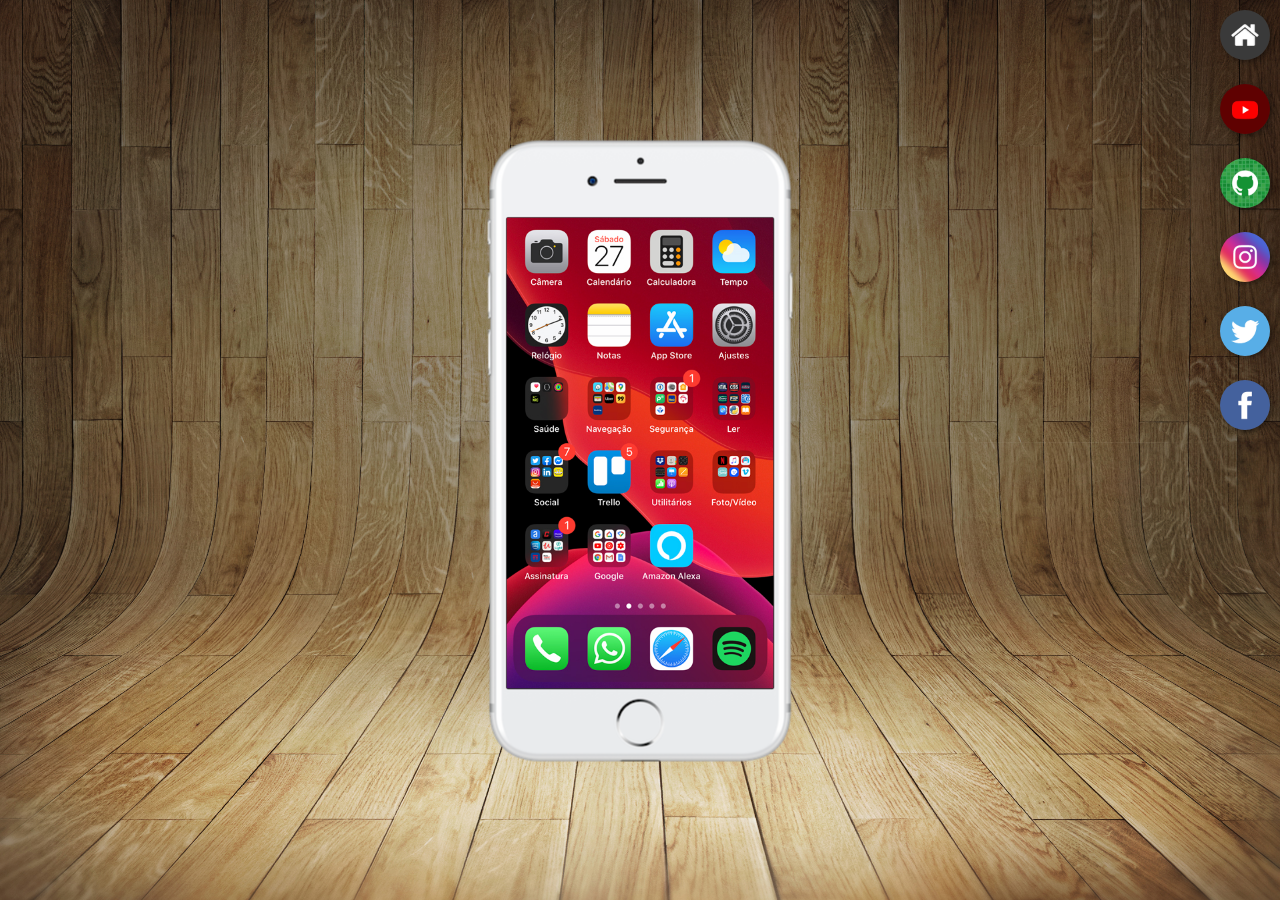
<file: index.html>
<!DOCTYPE html>
<html lang="pt-br">
<head>
    <meta charset="UTF-8">
    <meta name="viewport" content="width=device-width, initial-scale=1.0">
    <title>Projetos Redes Sociais</title>
    <link rel="shortcut icon" href="favicon.ico" type="image/x-icon">
    <link rel="stylesheet" href="estilos/style.css">
<body>
  <main>
    <section id="telefone">
        <iframe src="home.html" name="tela" id="tela" frameborder="0">
          Seu navegador não é compativel com isso
        </iframe>
    </section>
    <section id="redessociais">
      <a href="home.html" target="tela"><img src="imagens/logo-home.jpg" alt="Home"></a> <br>
      <a href="youtube.html" target="tela"><img src="imagens/logo-youtube.jpg" alt="Youtube"></a> <br>
      <a href="github.html" target="tela"><img src="imagens/logo-github.jpg" alt="GitHub"></a> <br>
      <a href="instagram.html" target="tela"><img src="imagens/logo-instagram.jpg" alt="Instagram"></a> <br>
      <a href="twitter.html" target="tela"><img src="imagens/logo-twitter.jpg" alt="Twitter"></a> <br>
      <a href="facebook.html" target="tela"><img src="imagens/logo-facebook.jpg" alt="Facebook"></a>
    </section>
  </main>
</body>
</html>
</file>
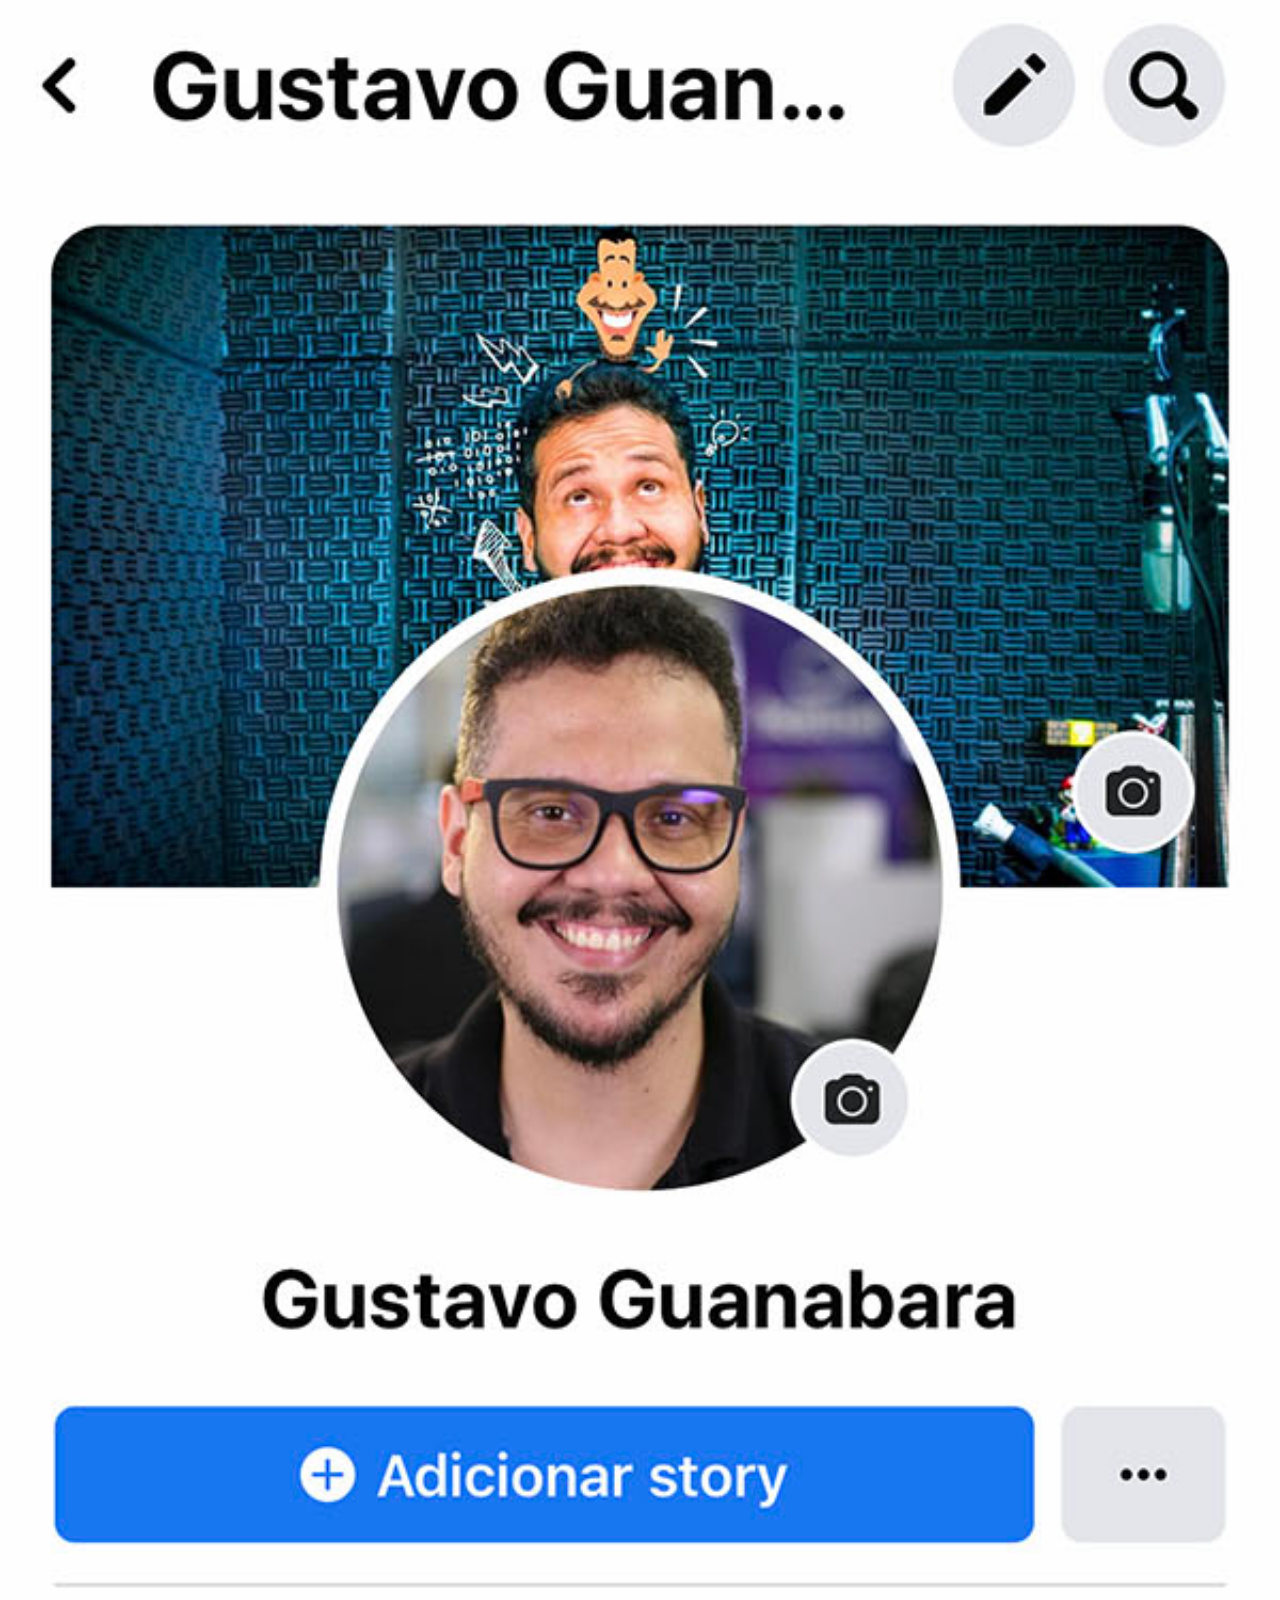
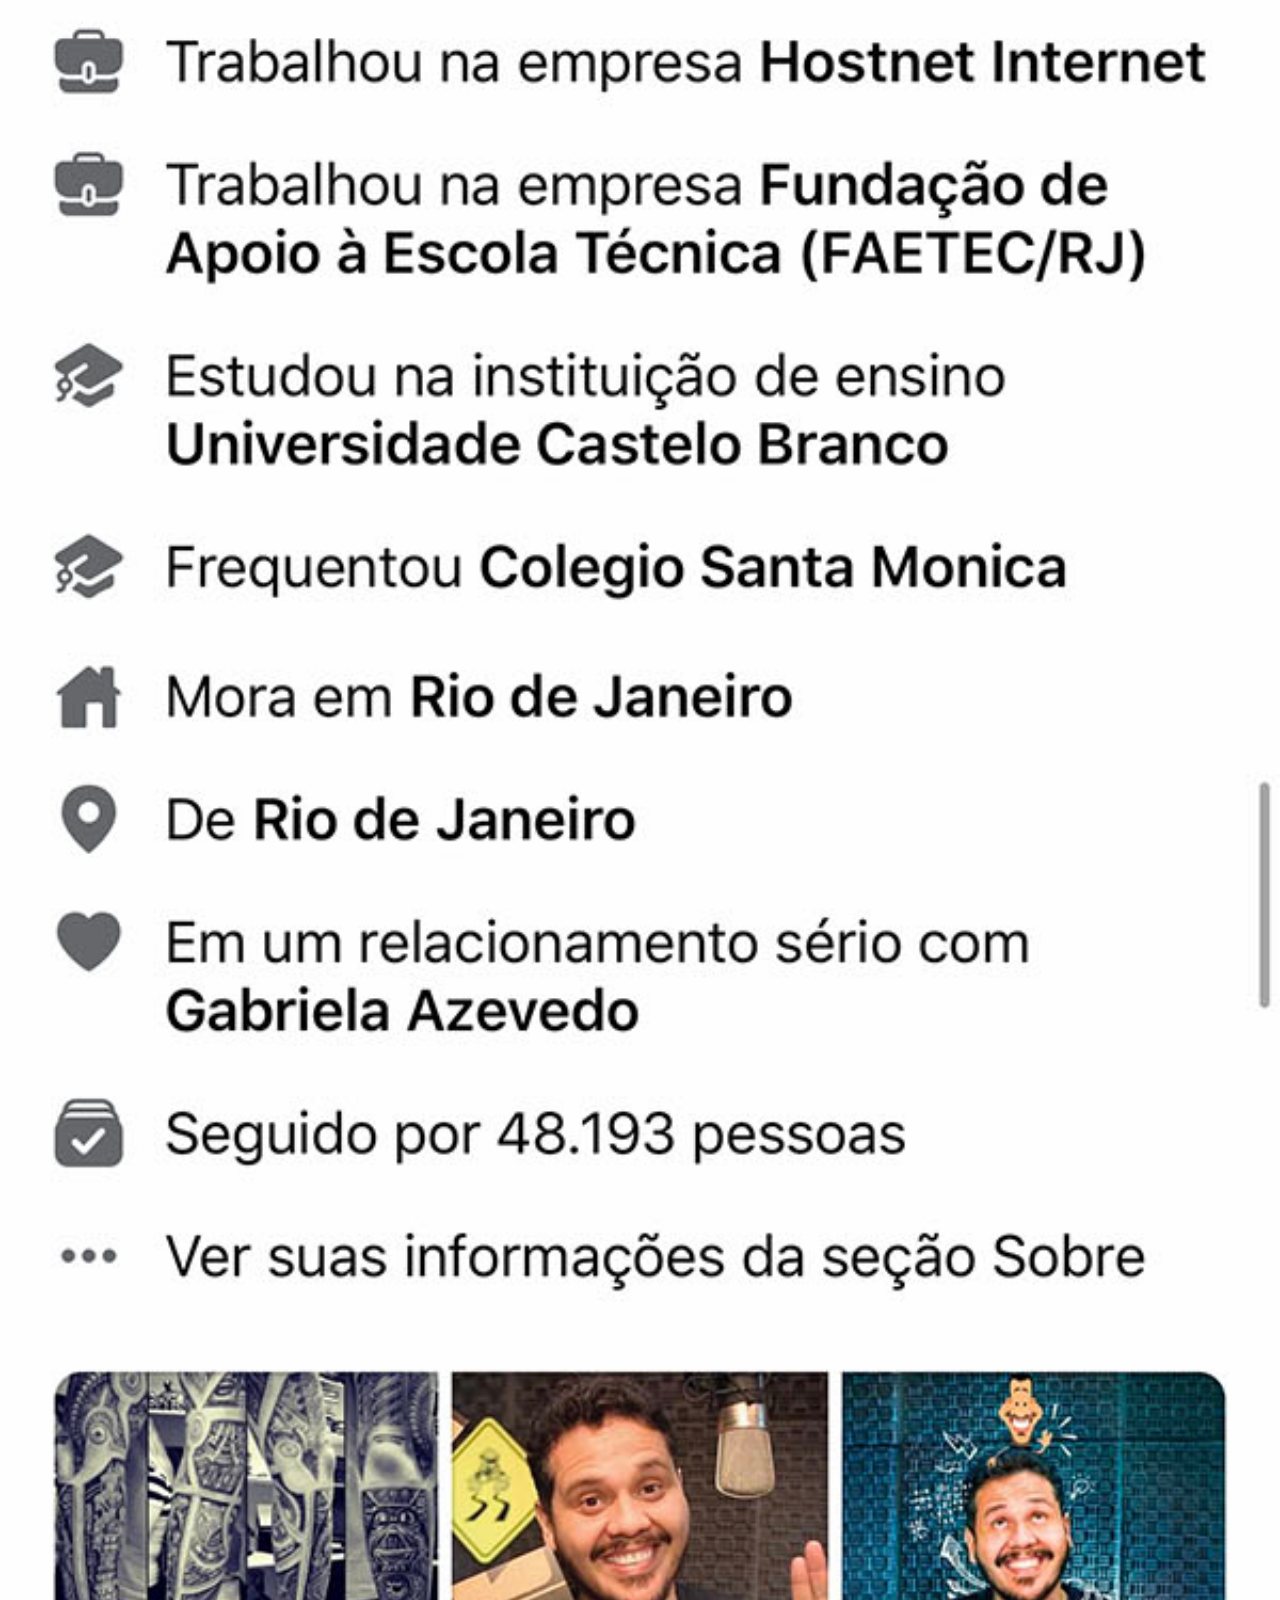
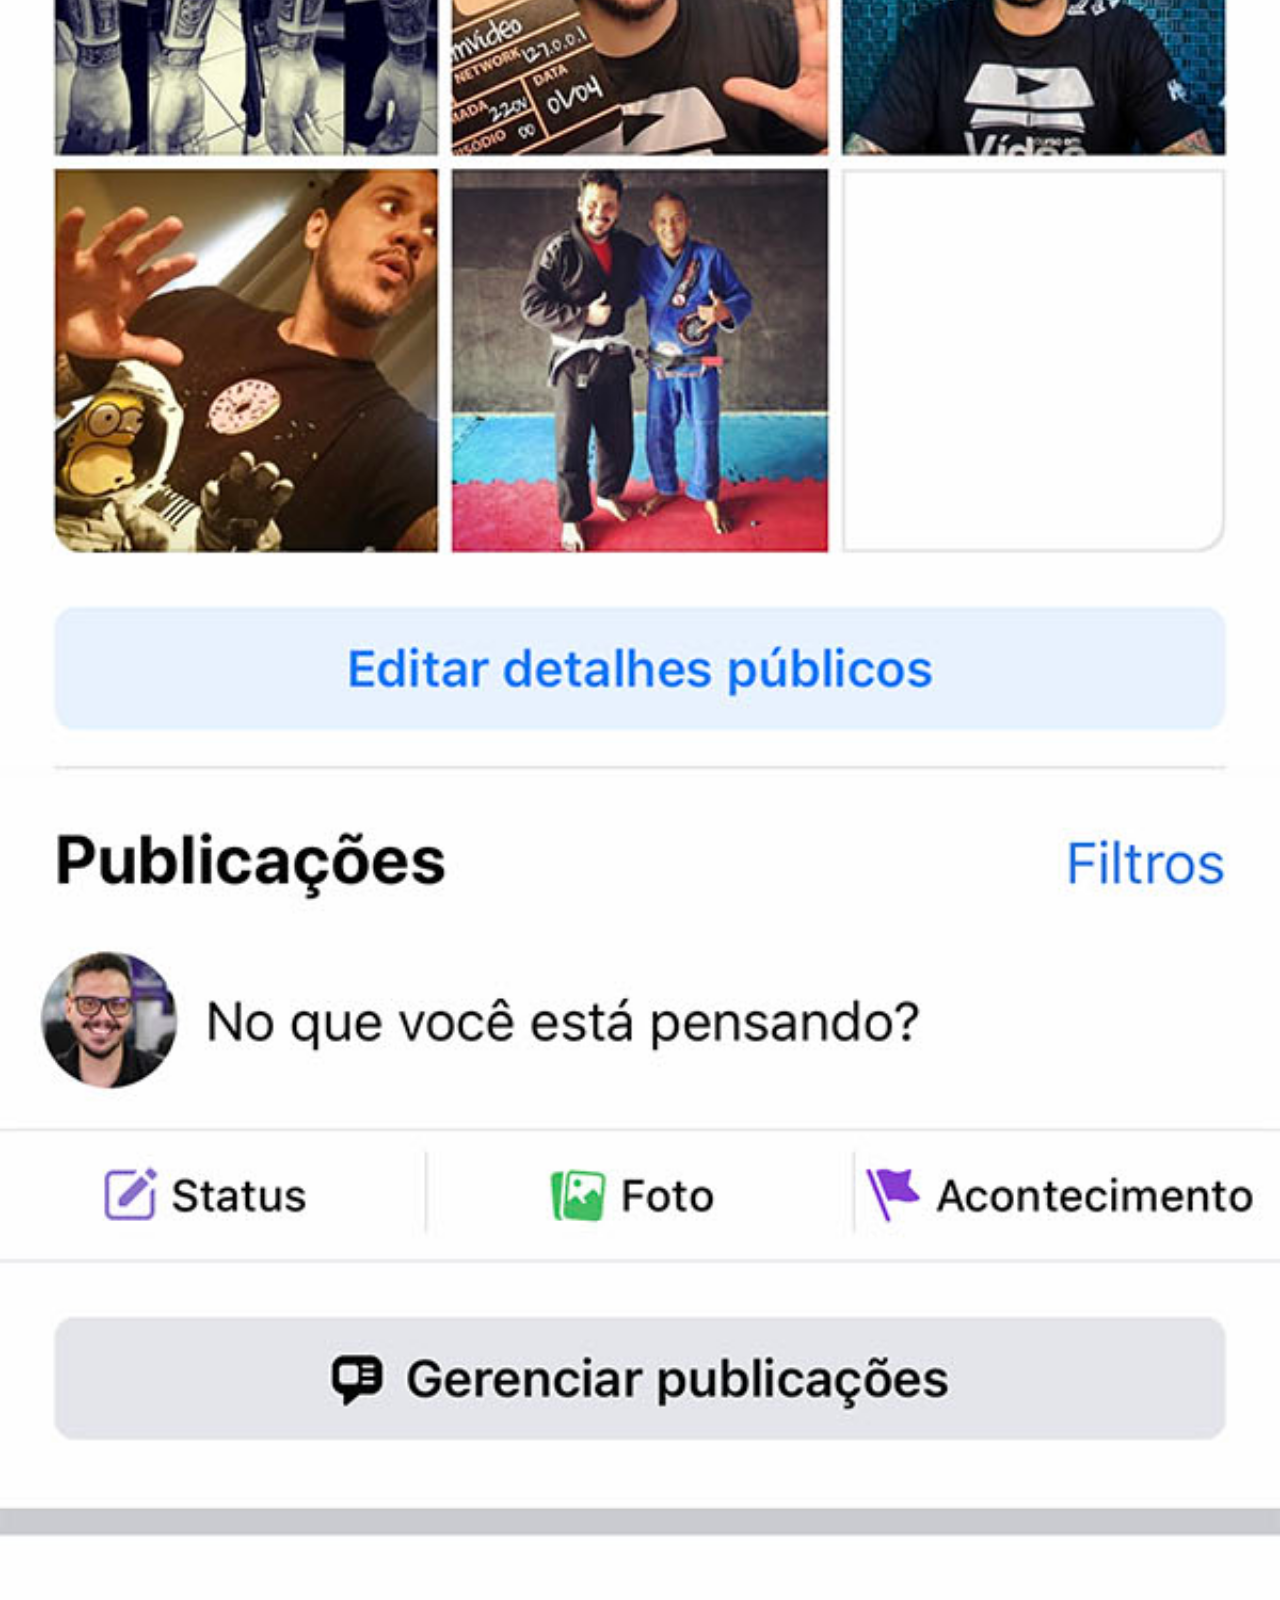
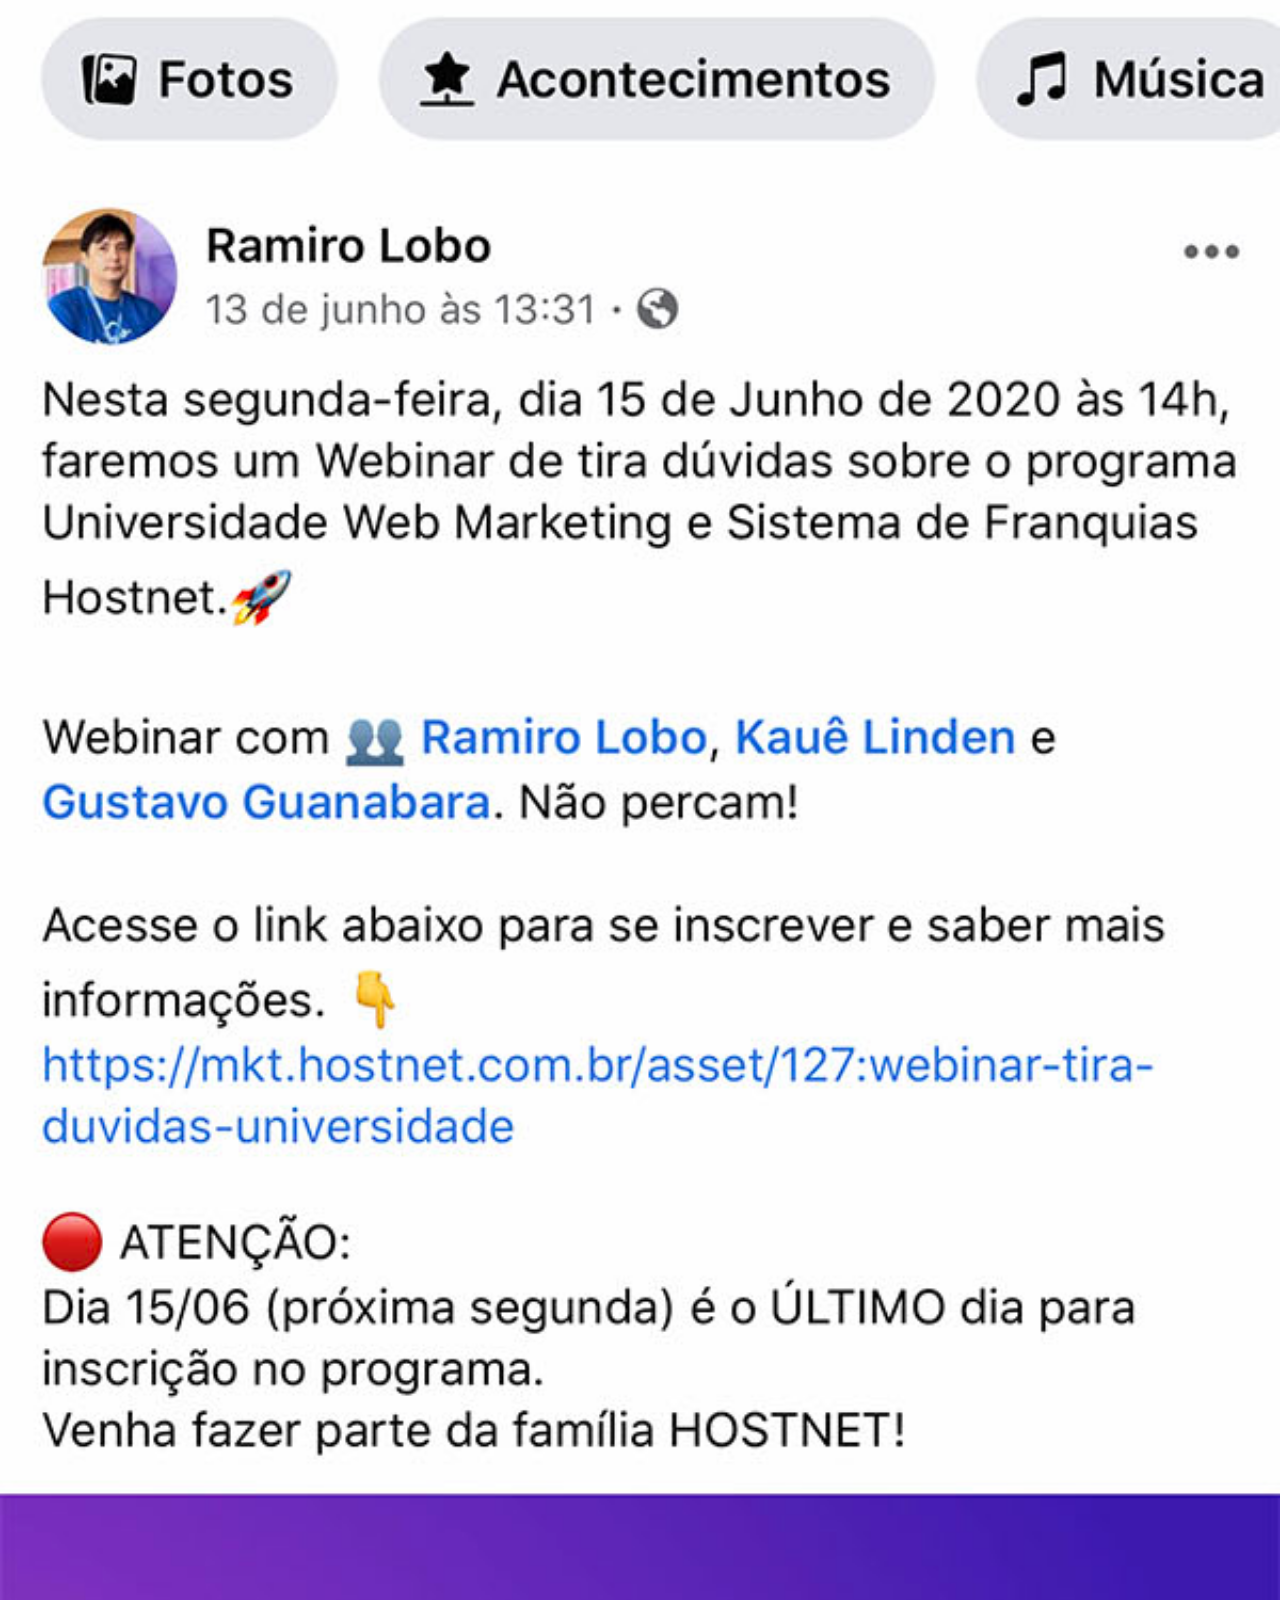
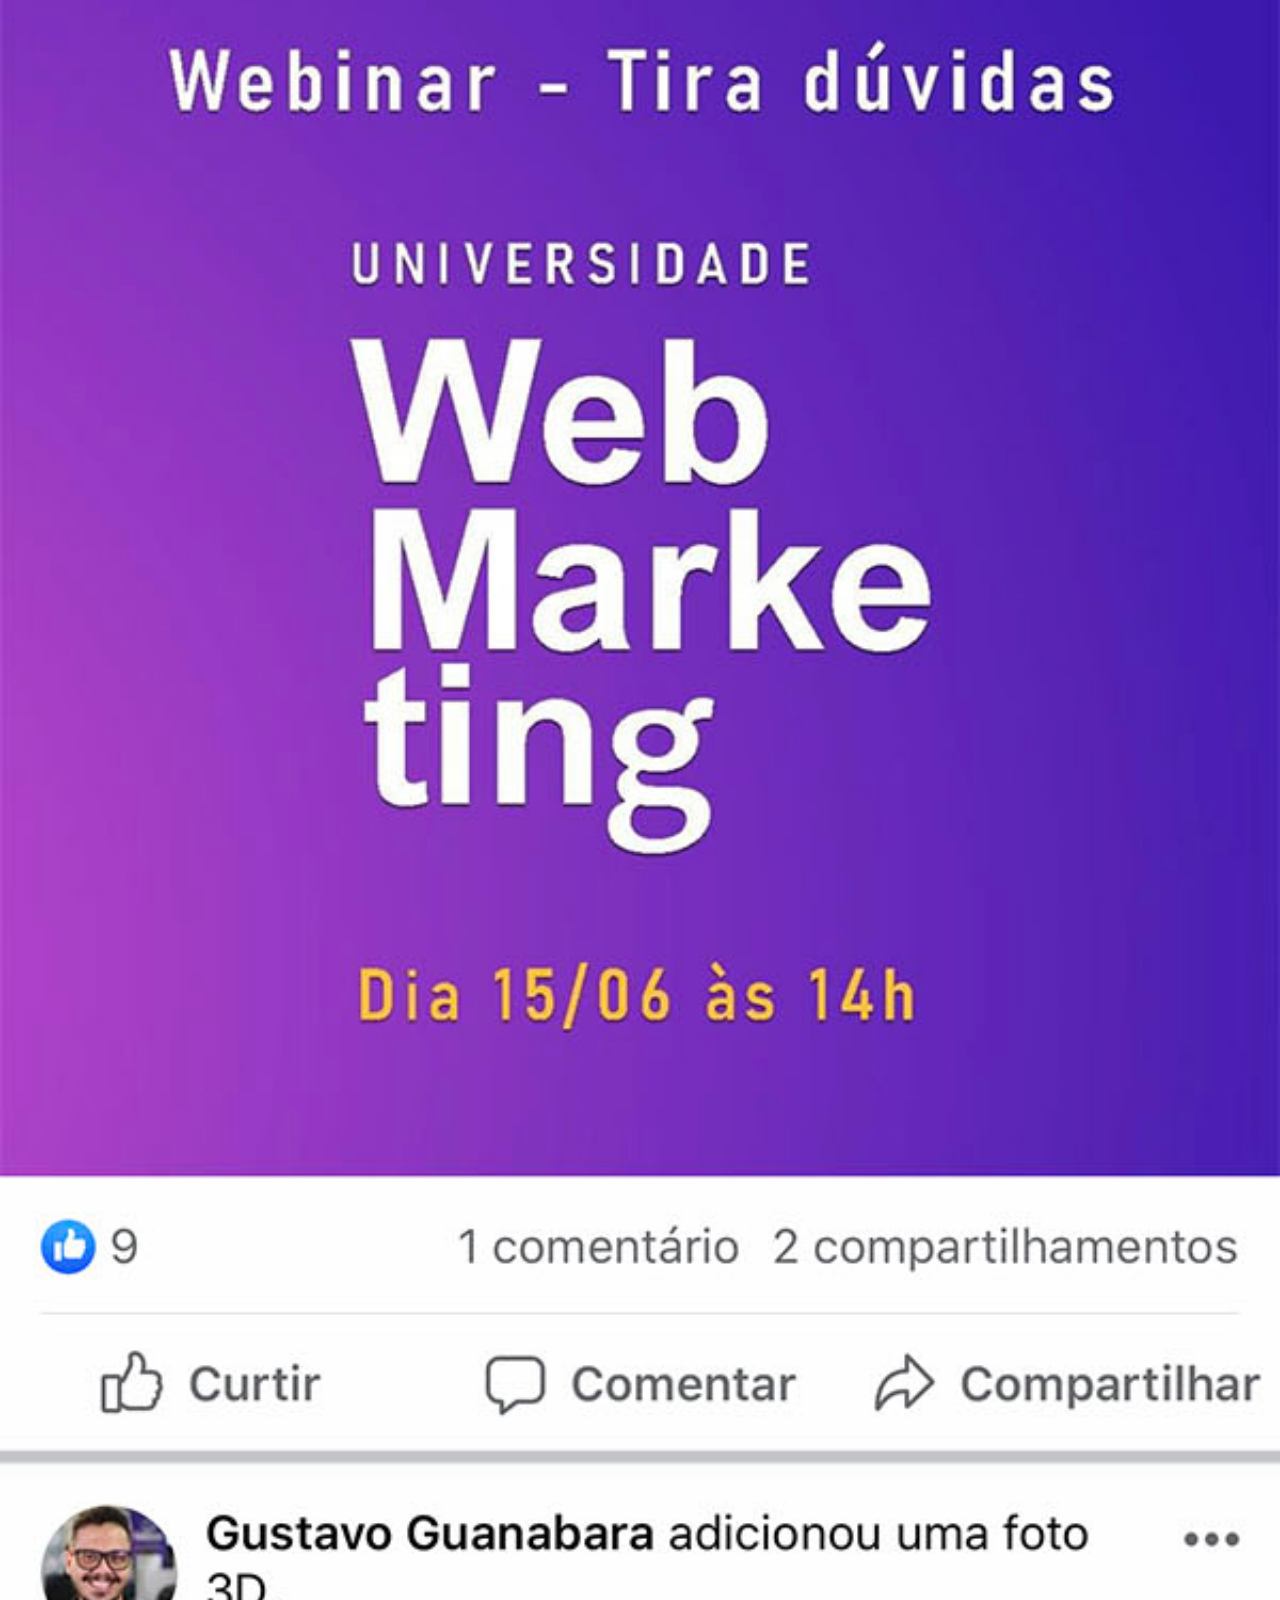
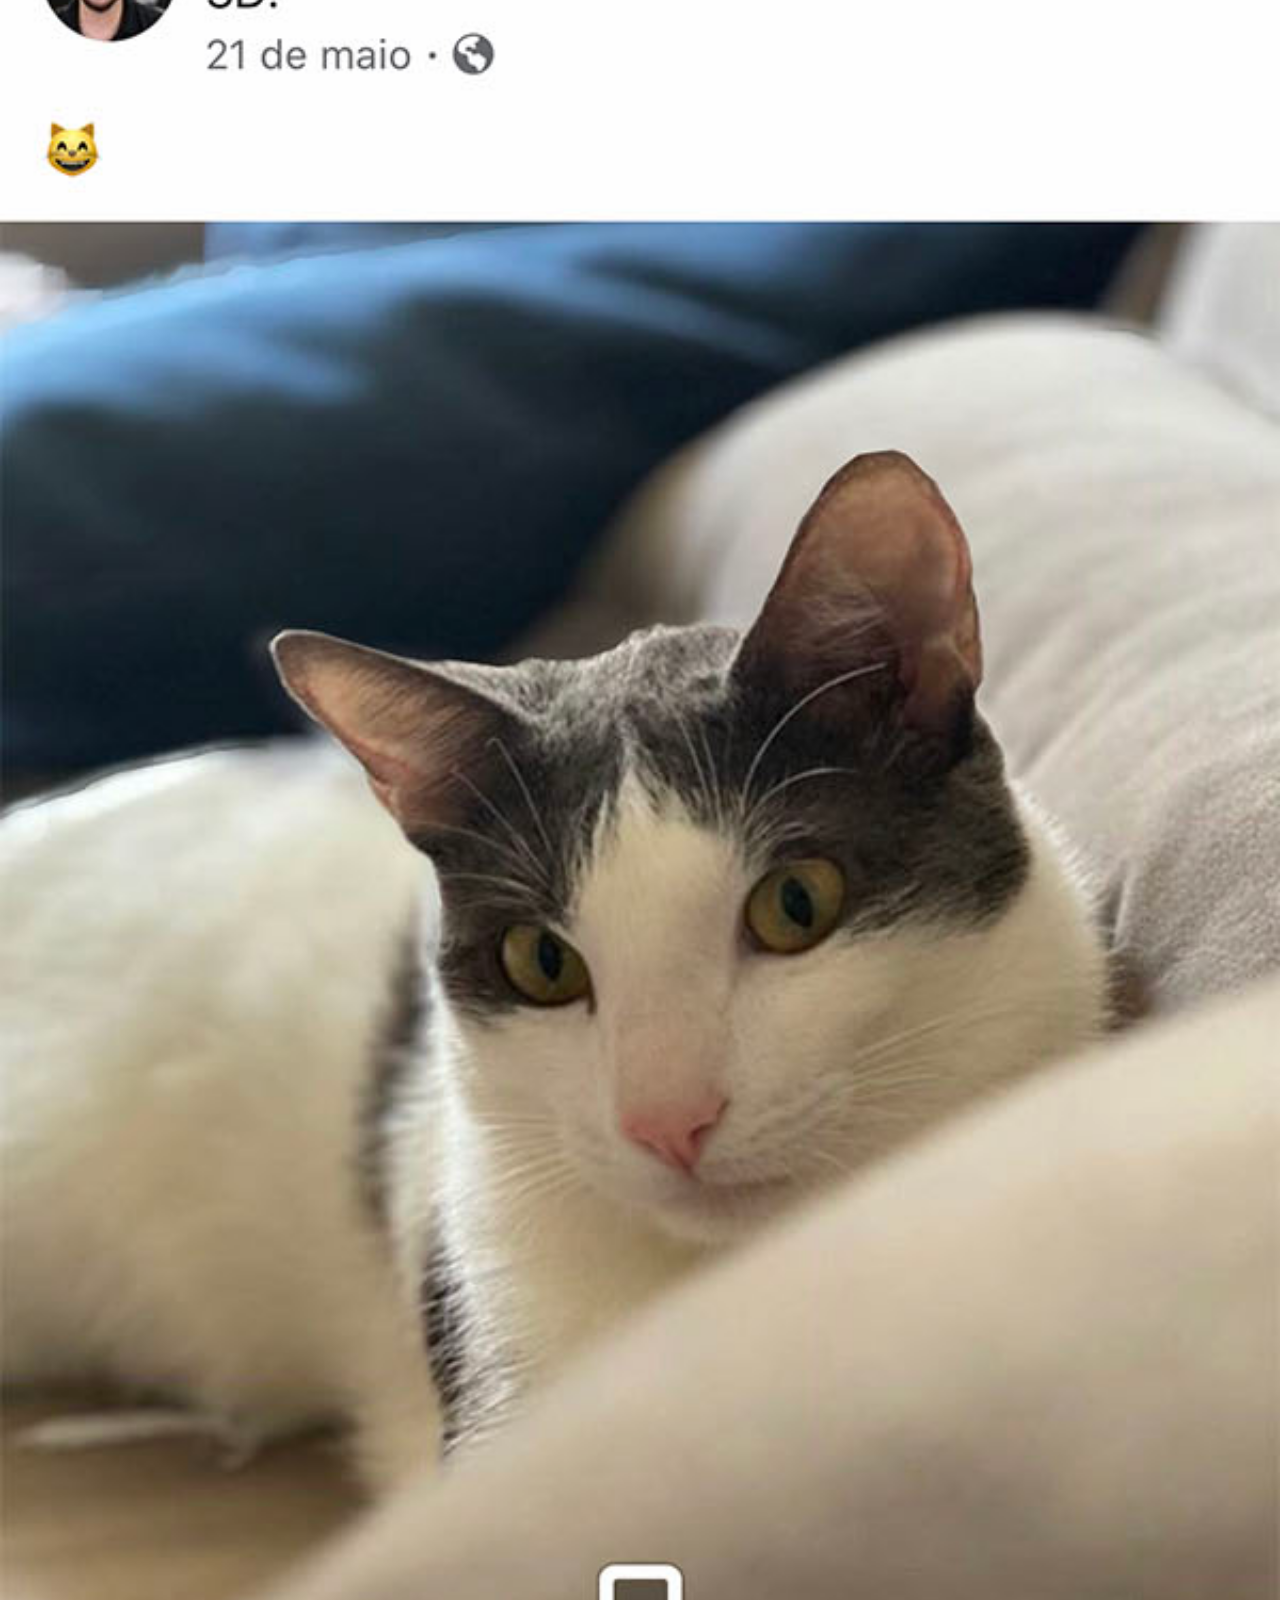
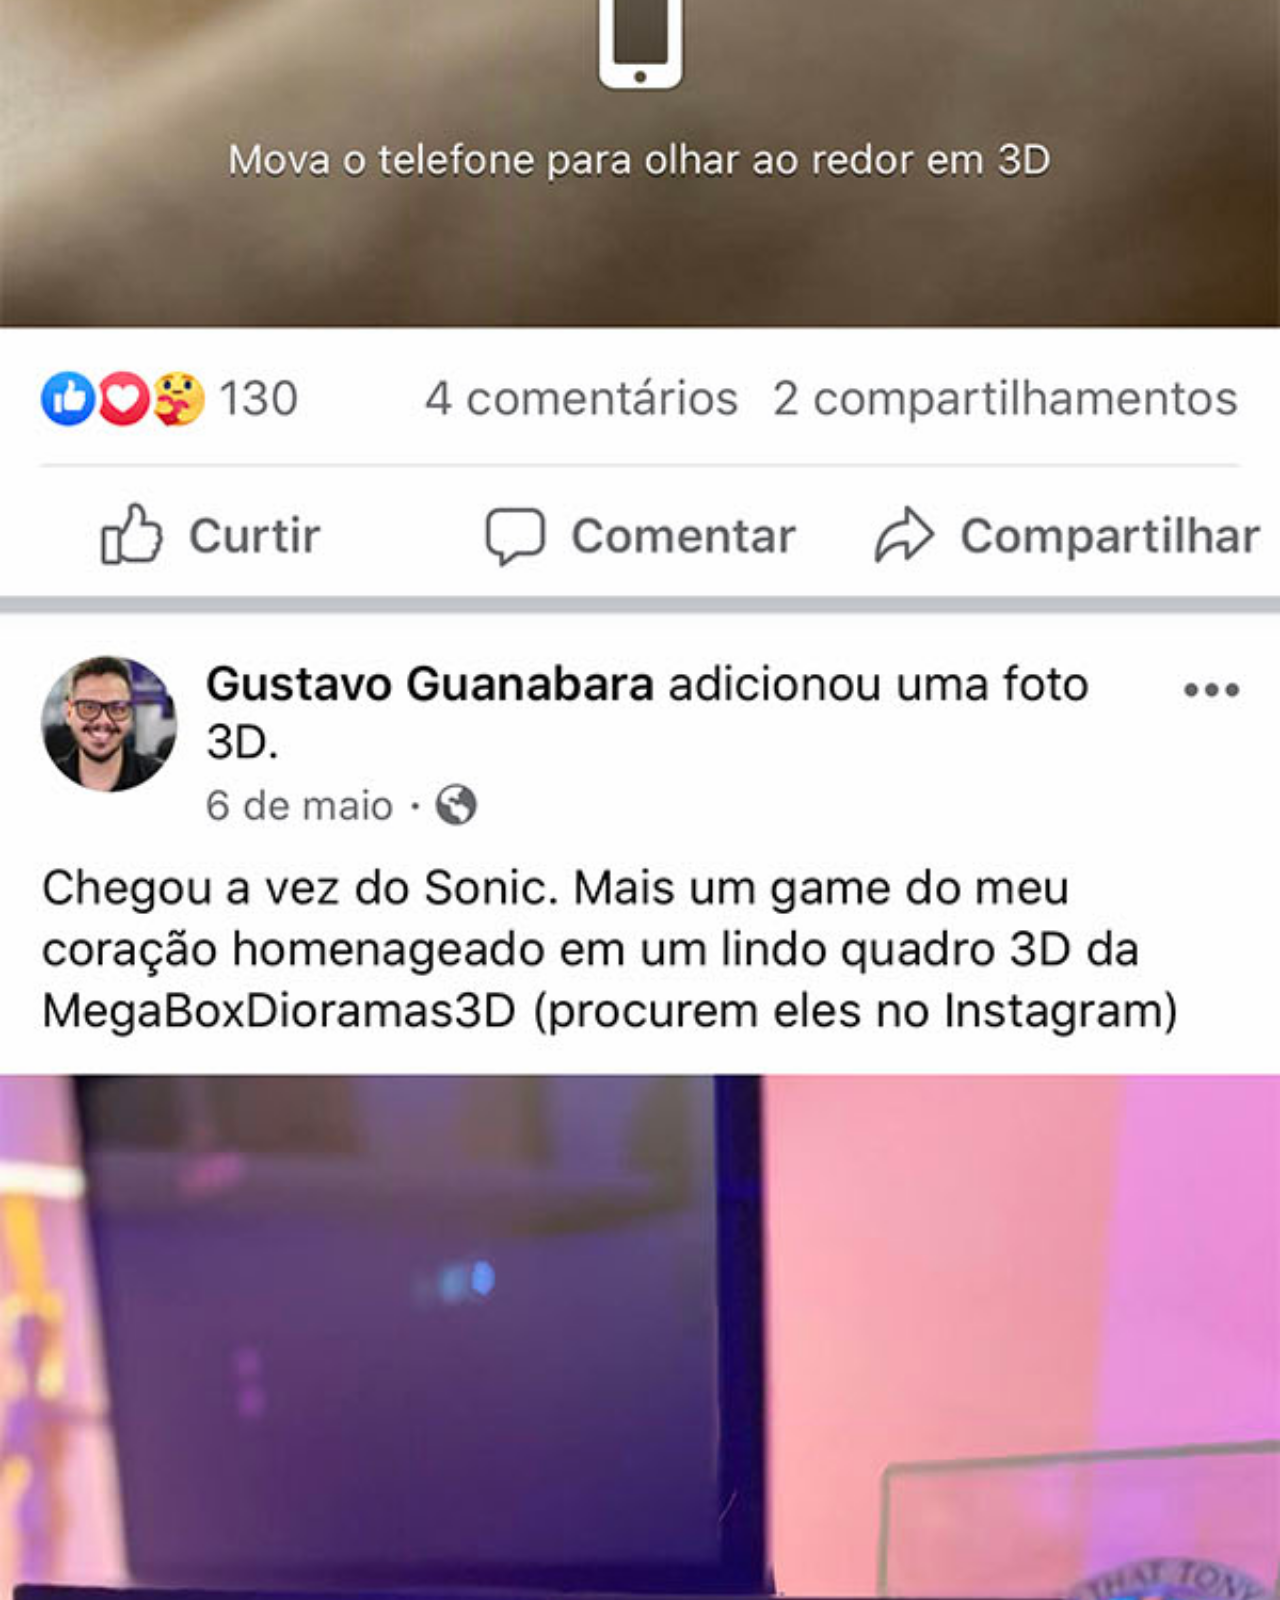
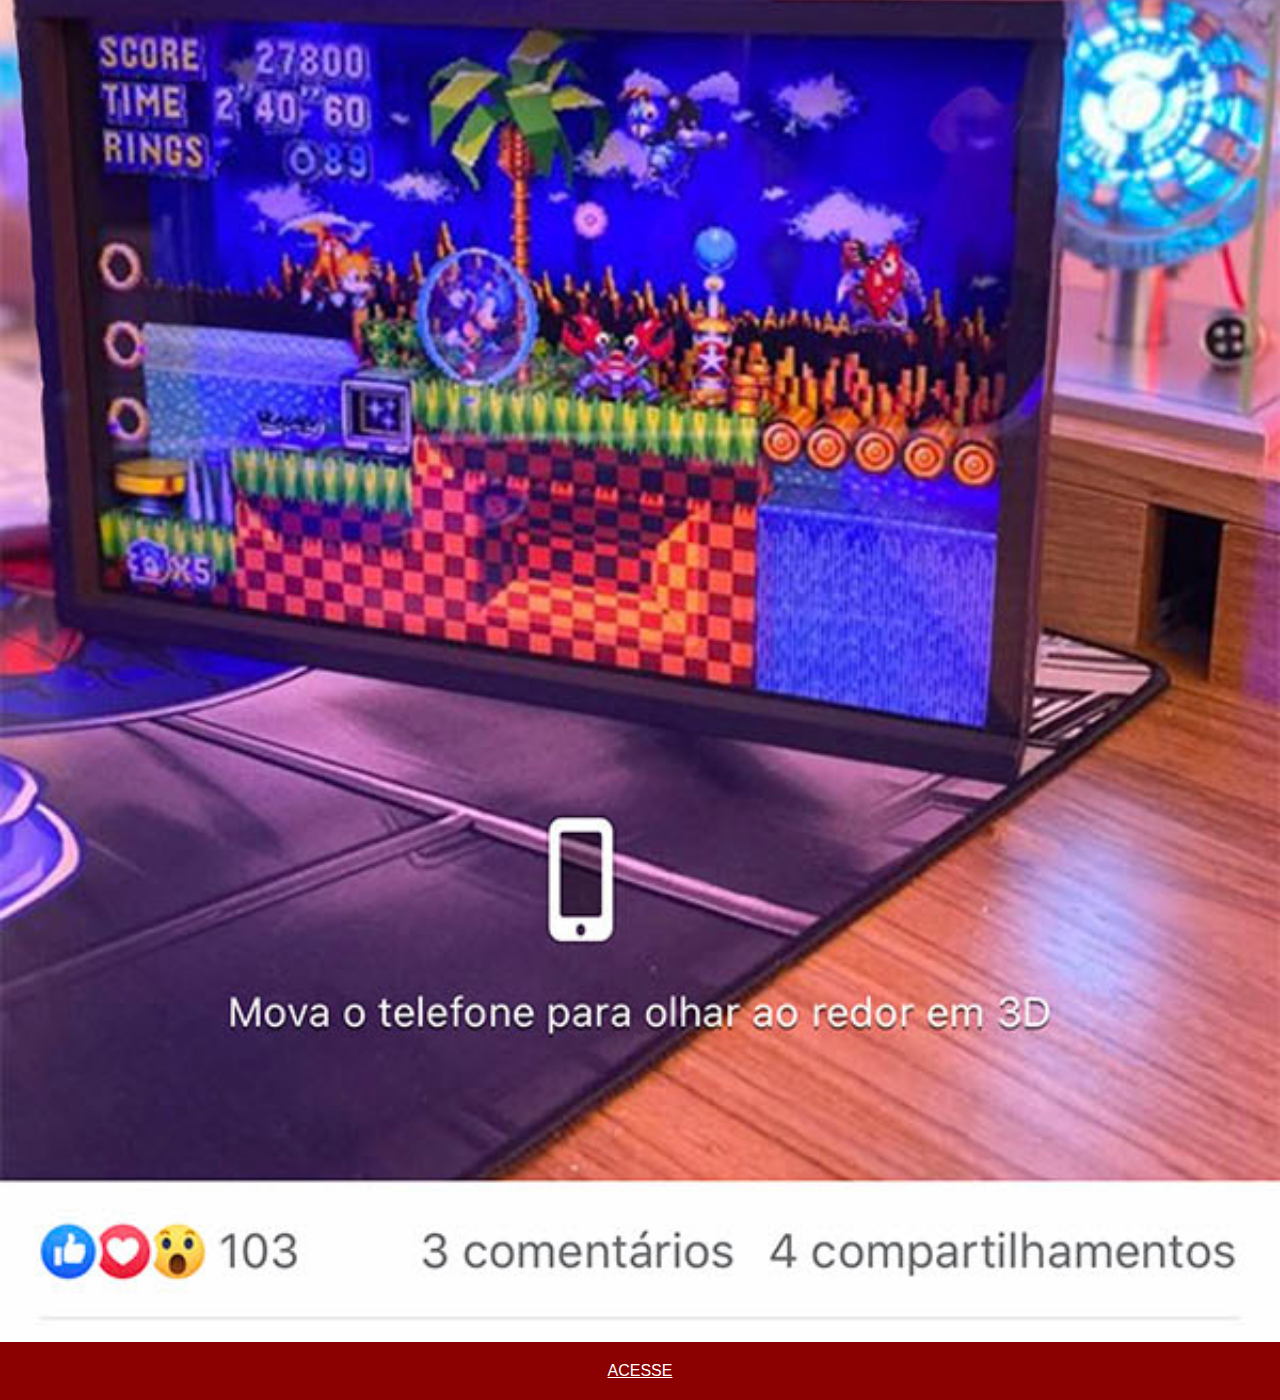
<file: facebook.html>
<!DOCTYPE html>
<html lang="pt-br">
<head>
    <meta charset="UTF-8">
    <meta name="viewport" content="width=device-width, initial-scale=1.0">
    <title>Facebook</title>
    <link rel="stylesheet" href="estilo/social.css">
</head>
<body>
    <img src="imagens/tela-facebook.jpg" alt="Facebook">
    <a href="https://www.facebook.com/gustavoguanabara/?locale=pt_BR" target="_blank">ACESSE</a>
</body>
</html>
</file>
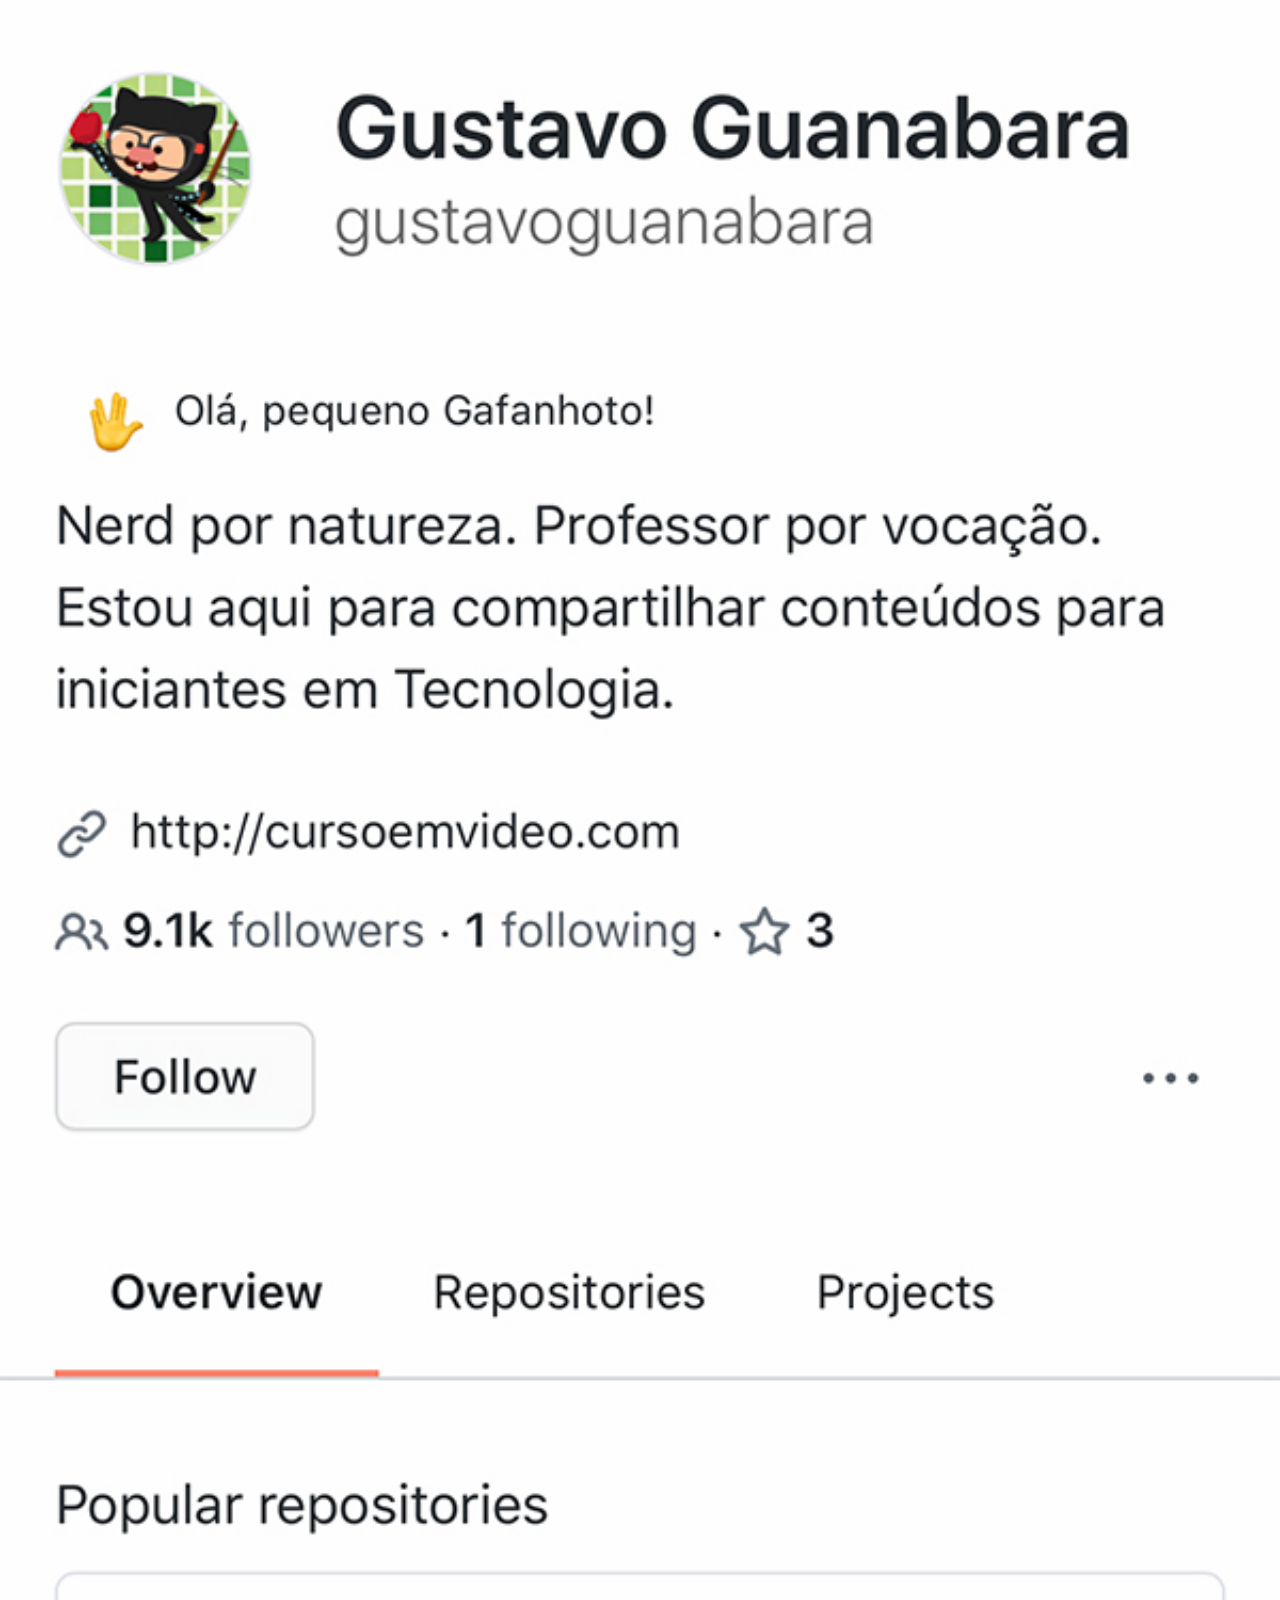
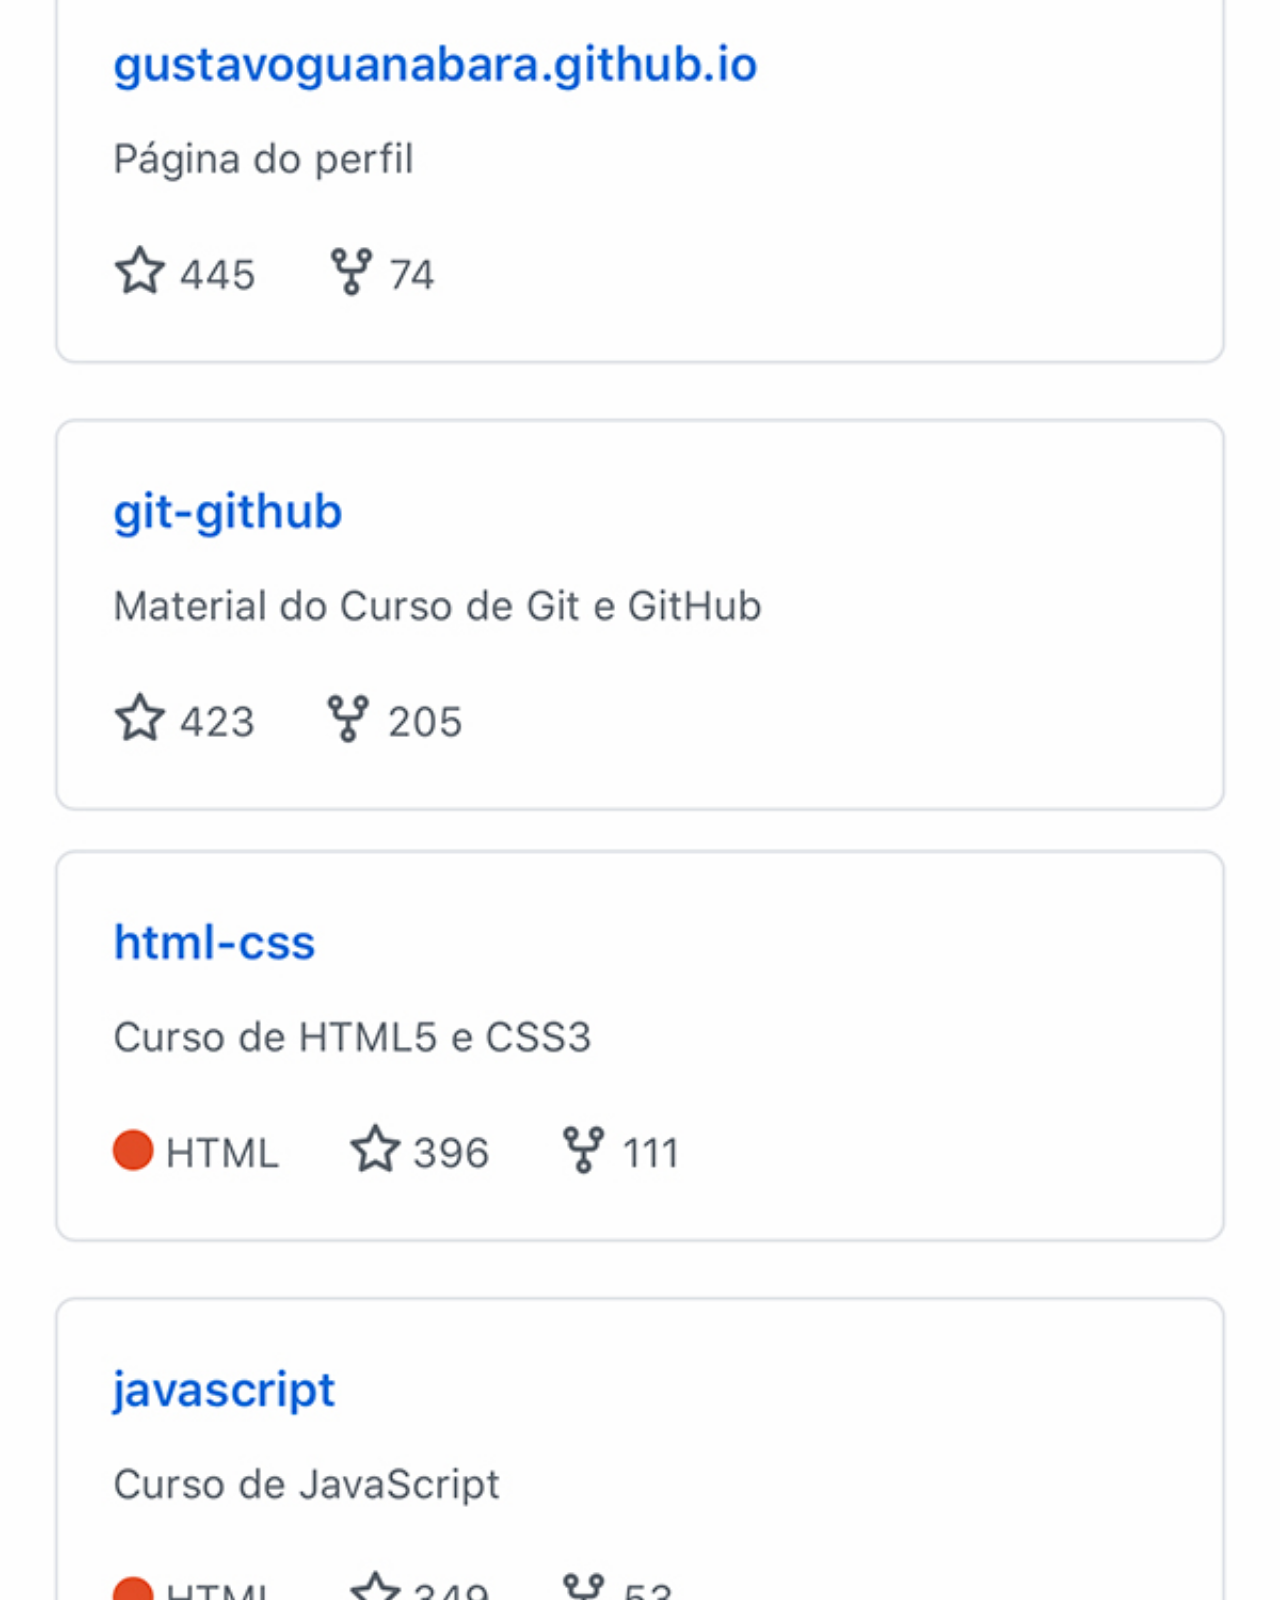
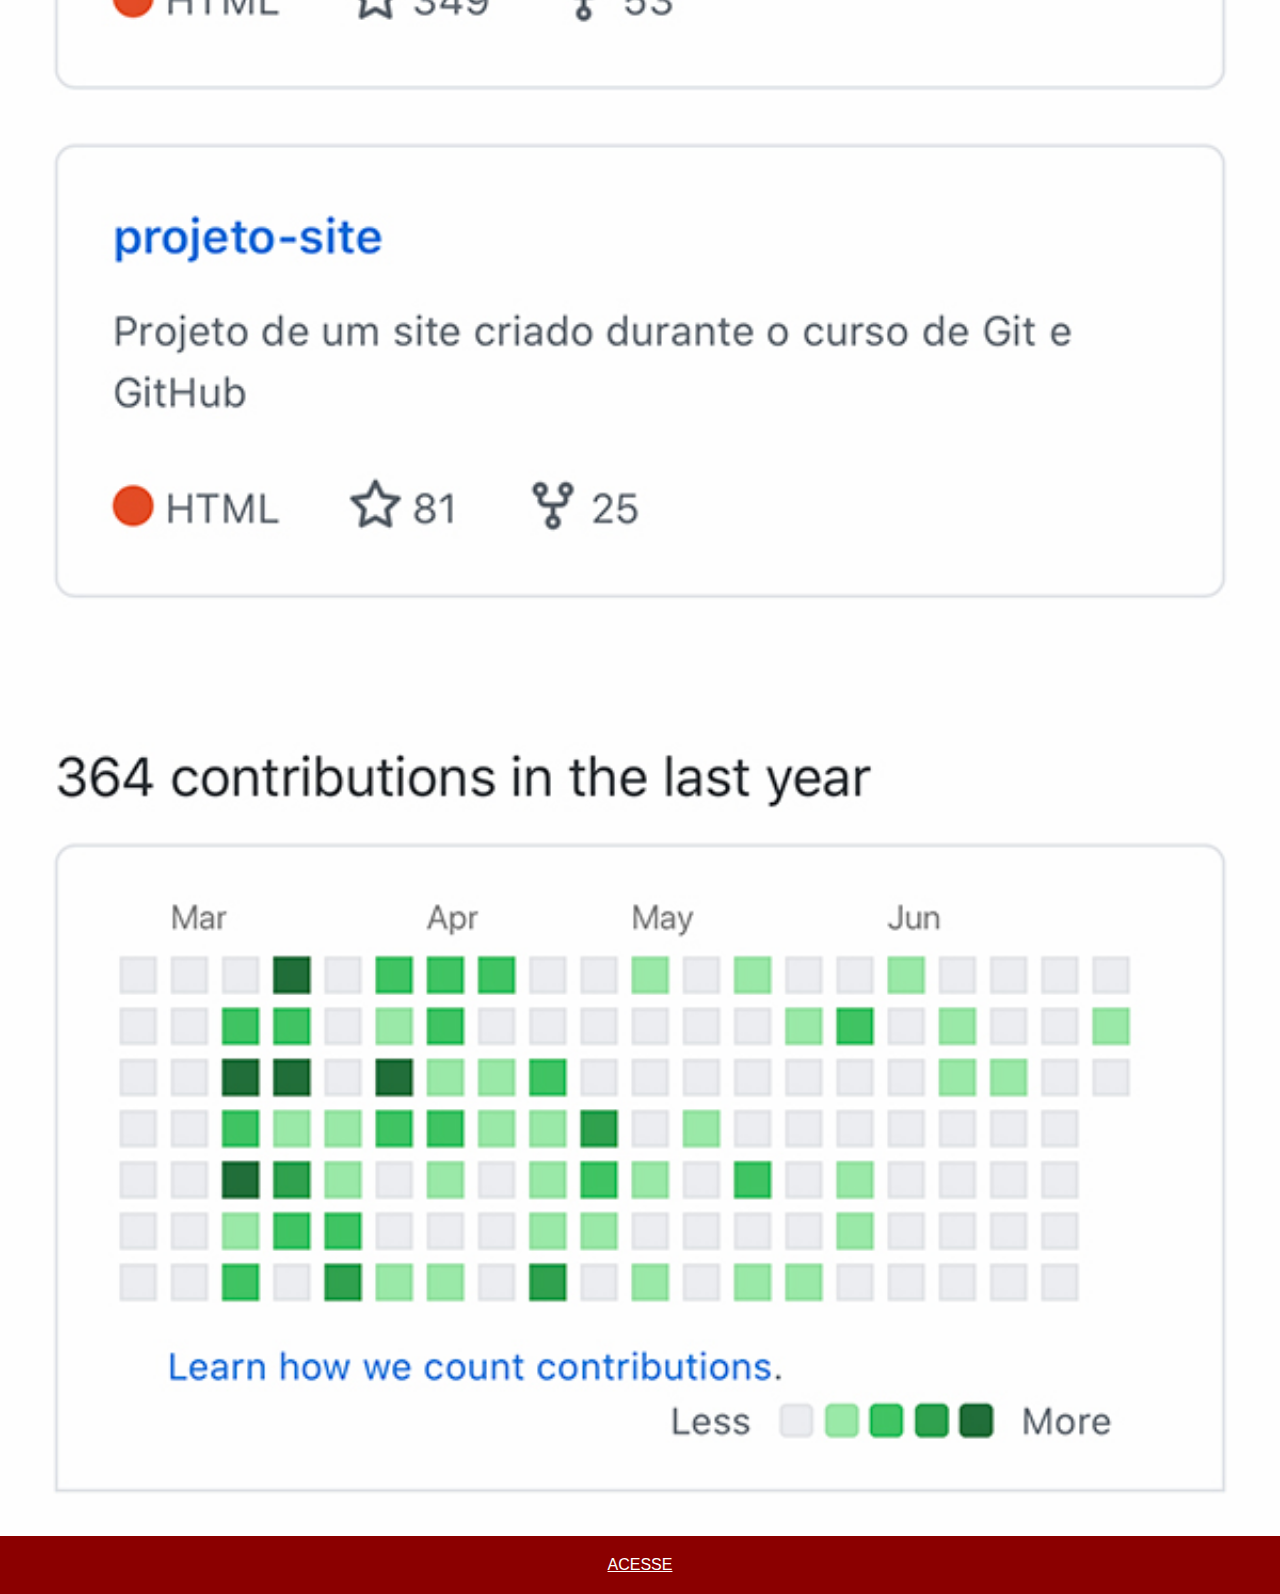
<file: github.html>
<!DOCTYPE html>
<html lang="pt-br">
<head>
    <meta charset="UTF-8">
    <meta name="viewport" content="width=device-width, initial-scale=1.0">
    <title>GitHub</title>
    <link rel="stylesheet" href="estilo/social.css">
</head>
<body>
    <img src="imagens/tela-github.jpg" alt="GitHub">
    <a href="https://gustavoguanabara.github.io/" target="_blank">ACESSE</a>
</body>
</html>
</file>
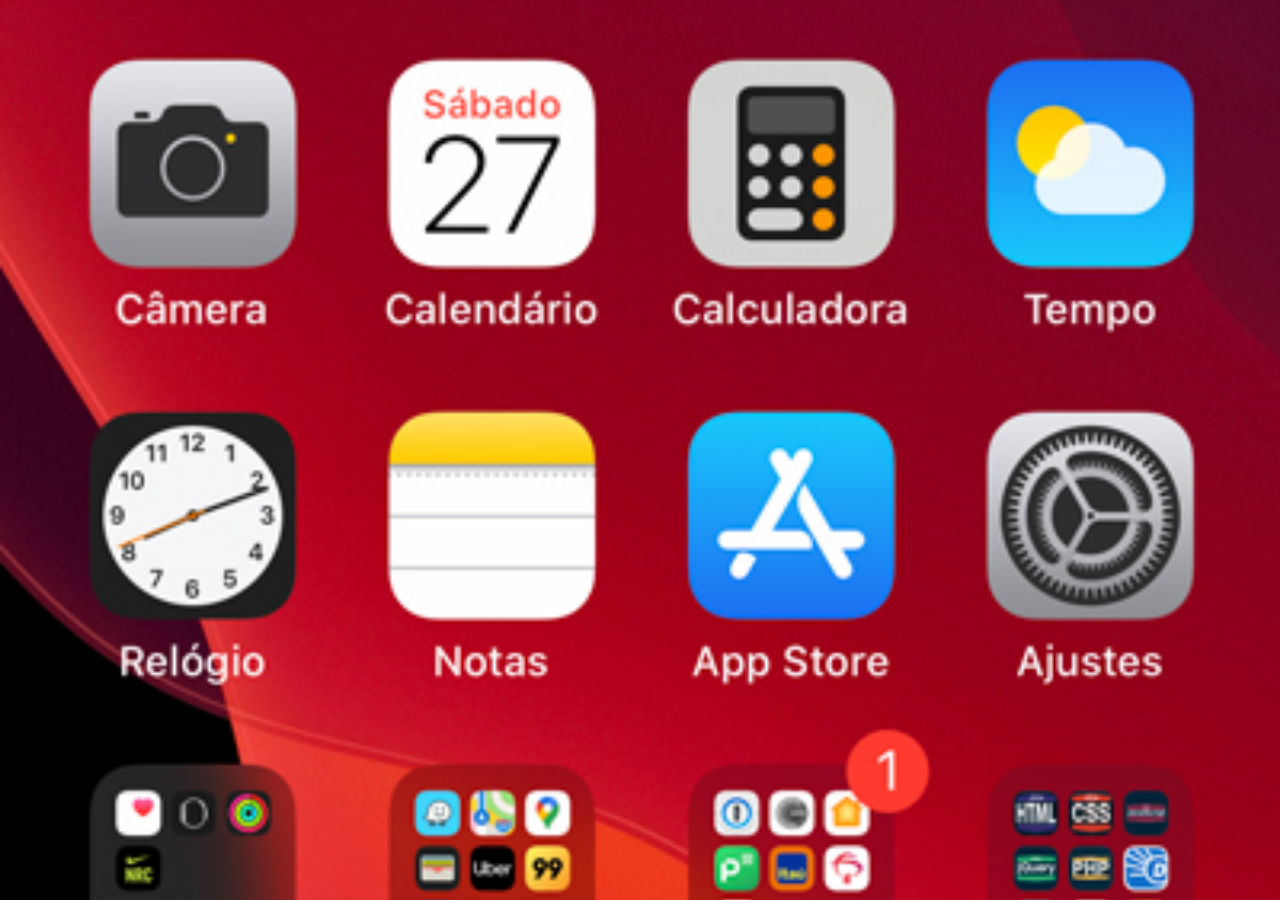
<file: home.html>
<!DOCTYPE html>
<html lang="pt-br">
<head>
    <meta charset="UTF-8">
    <meta name="viewport" content="width=device-width, initial-scale=1.0">
    <title>Home</title>
    <style>
        *{
            margin: 0px;
            padding: 0px;
        }

        body{
            width: 100vw;
            height: 100vh;
            background: black url('imagens/tela-home.jpg')no-repeat top center;
            background-size: cover;
        }
    </style>
</head>
<body>
    
</body>
</html>
</file>
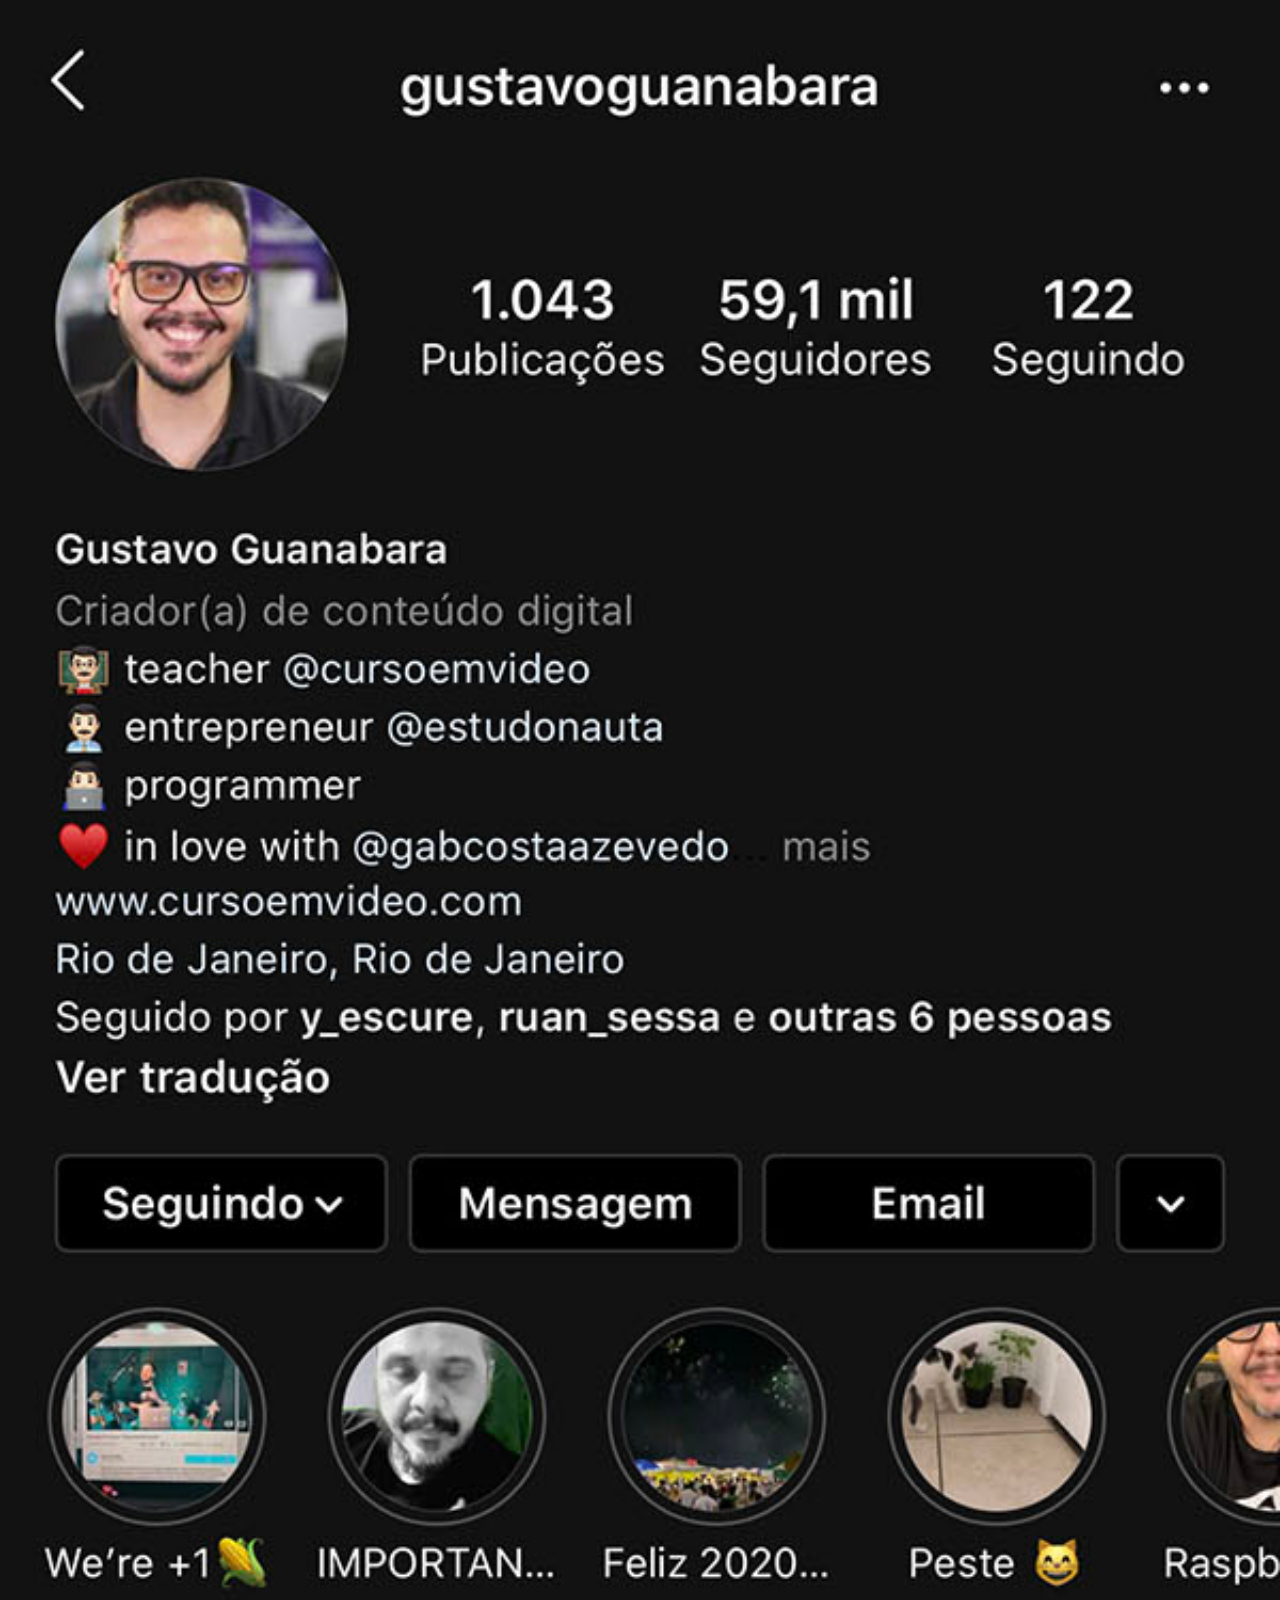
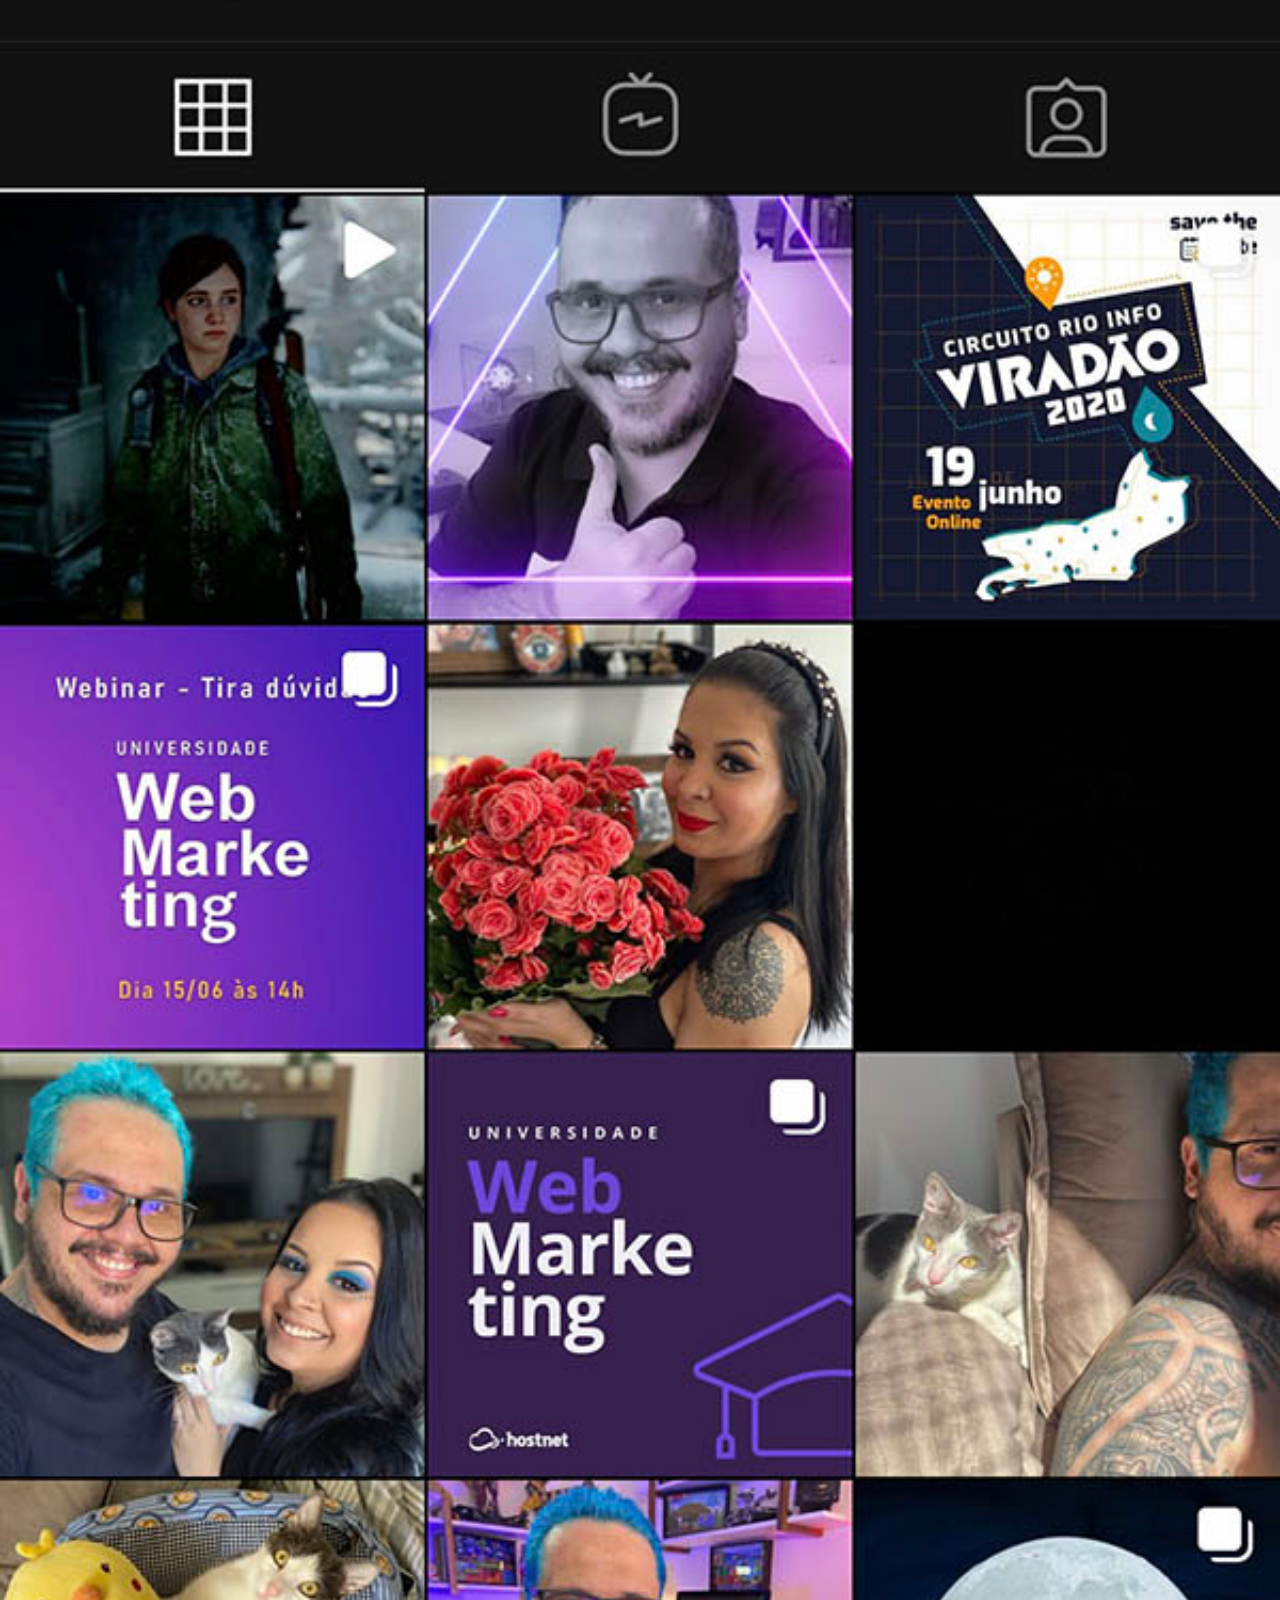
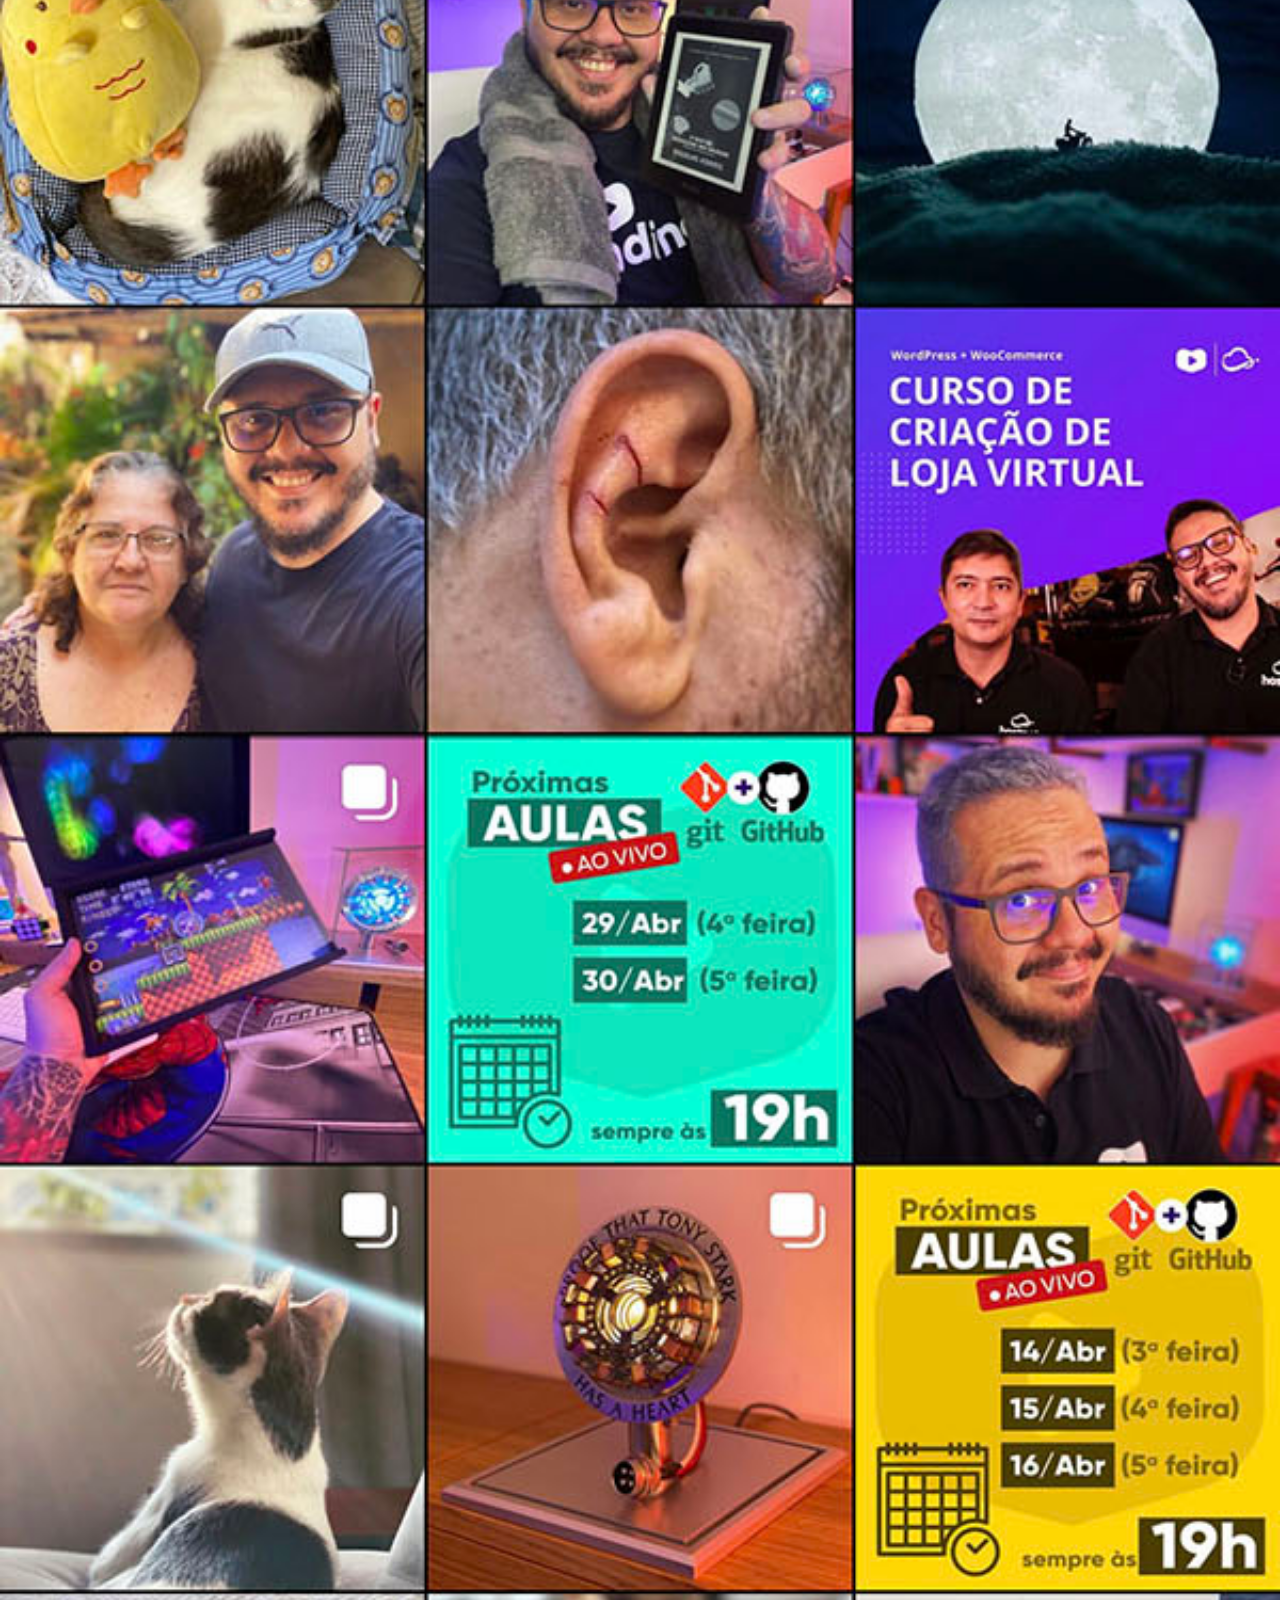
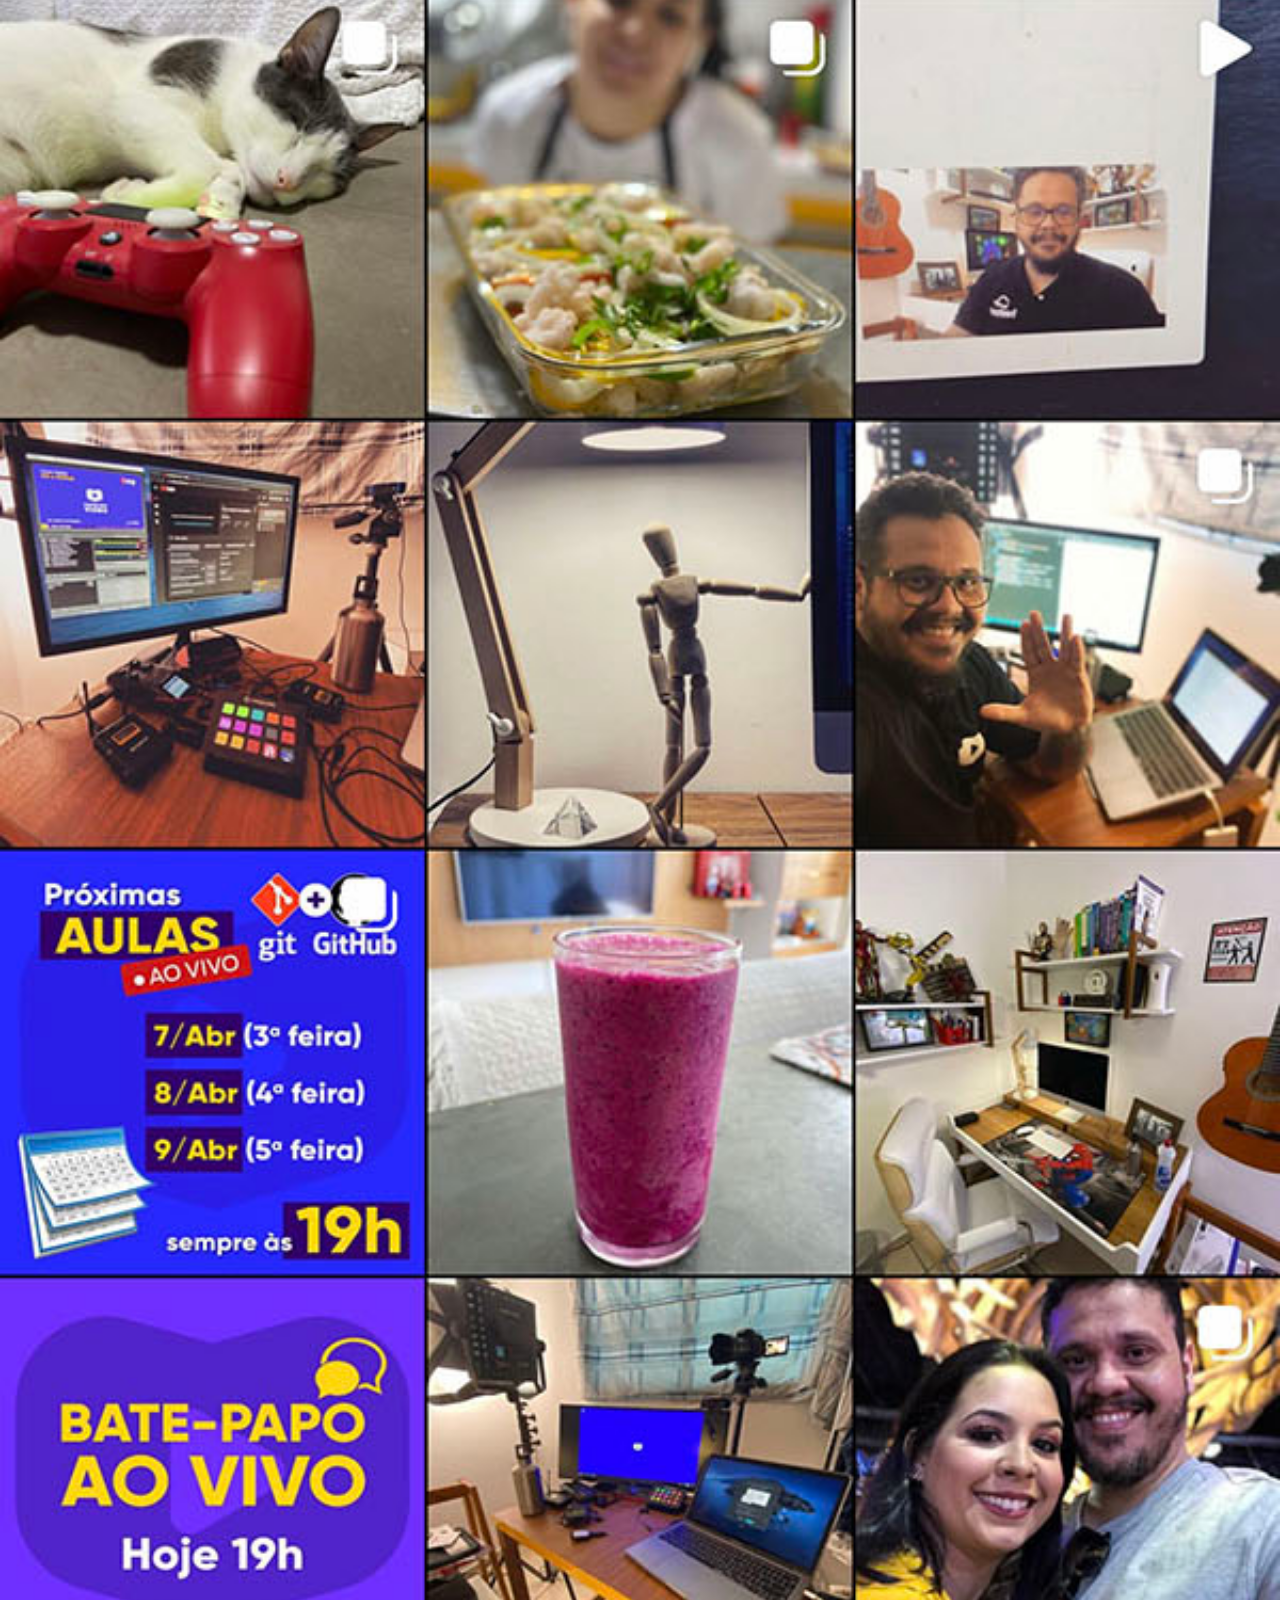
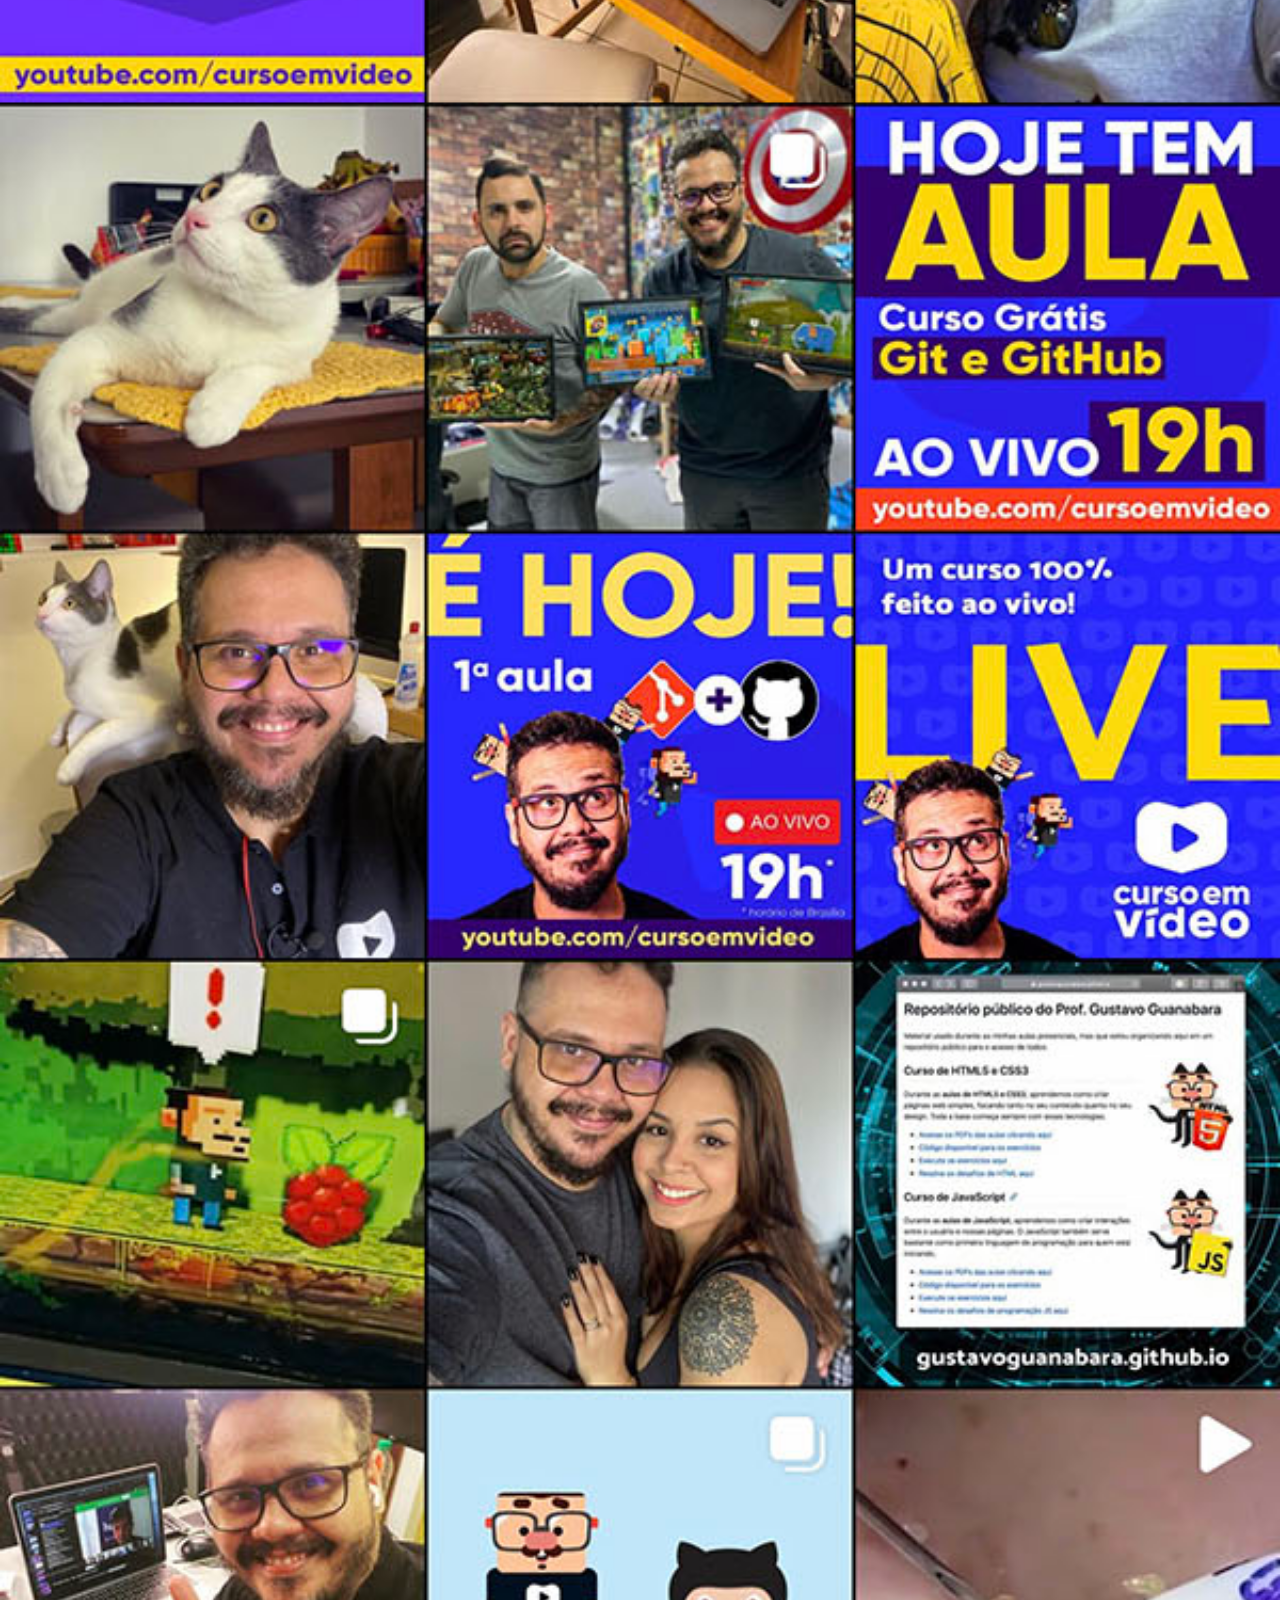
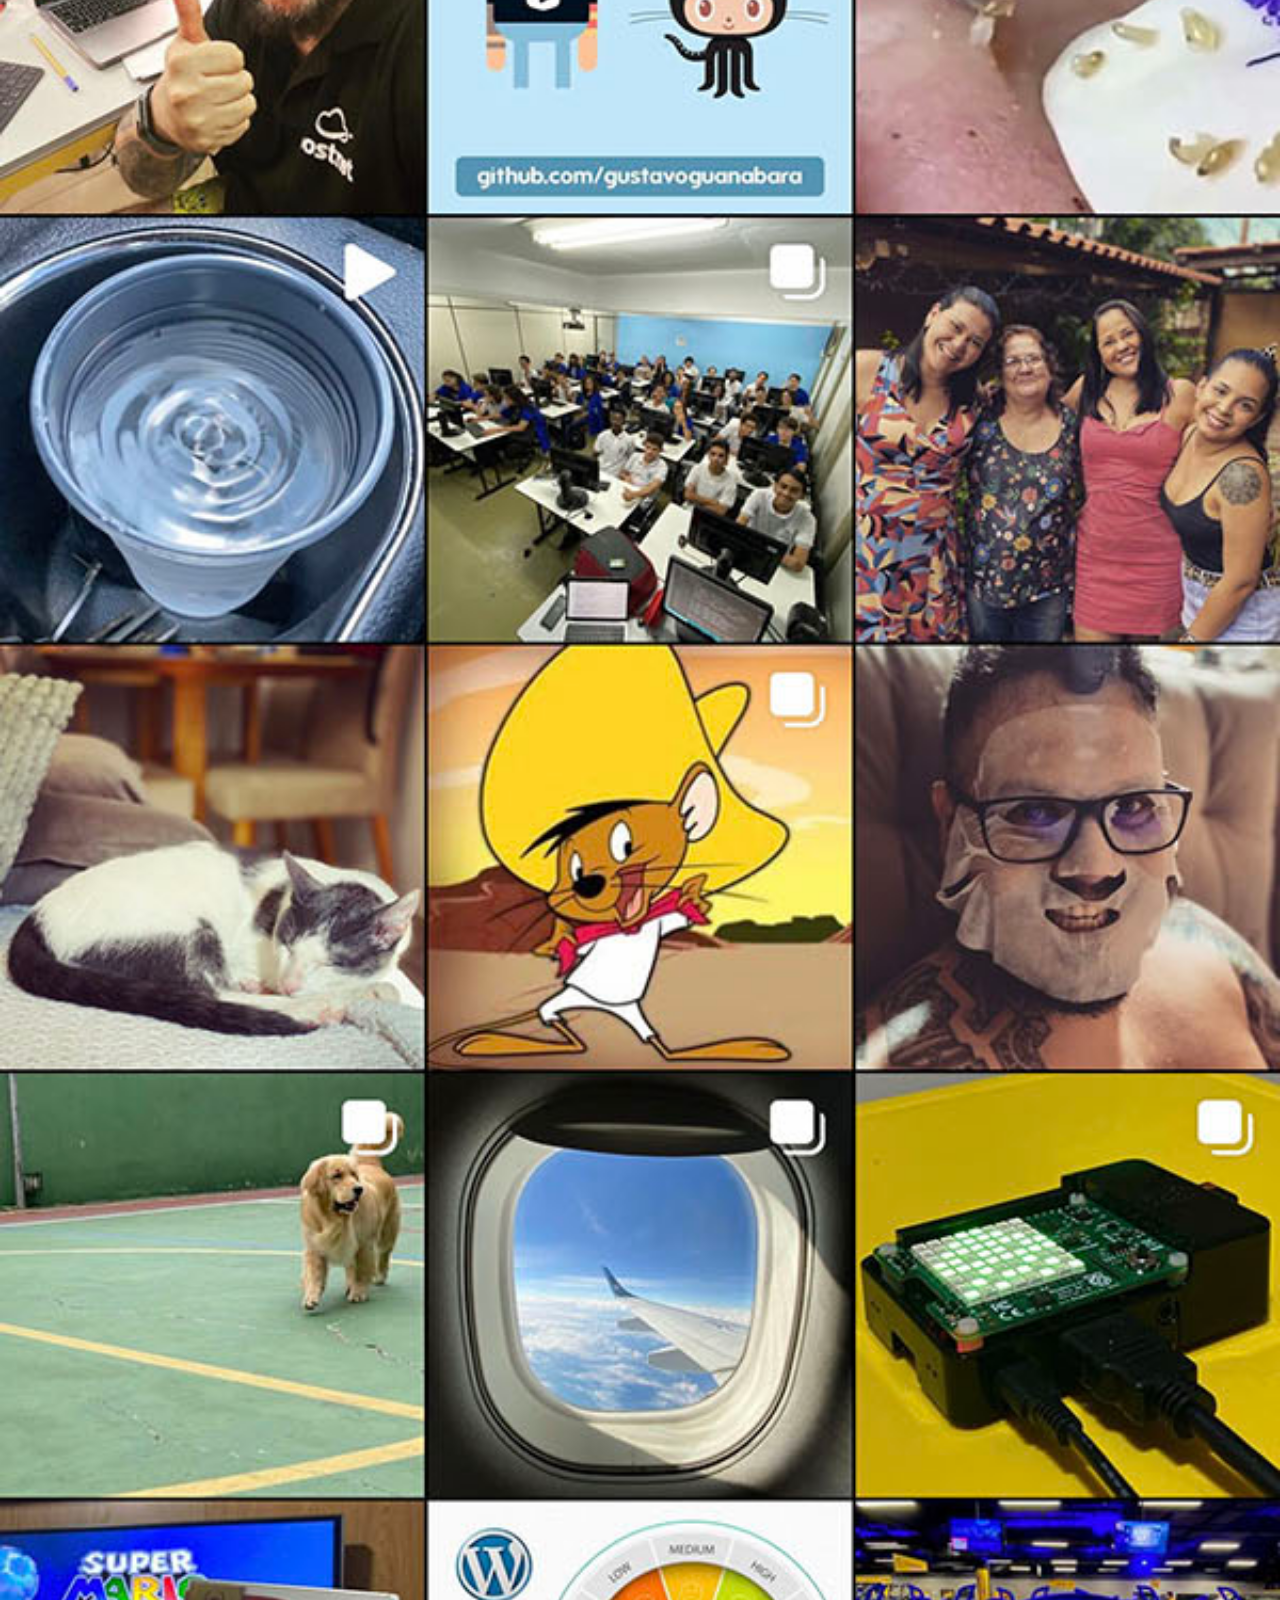
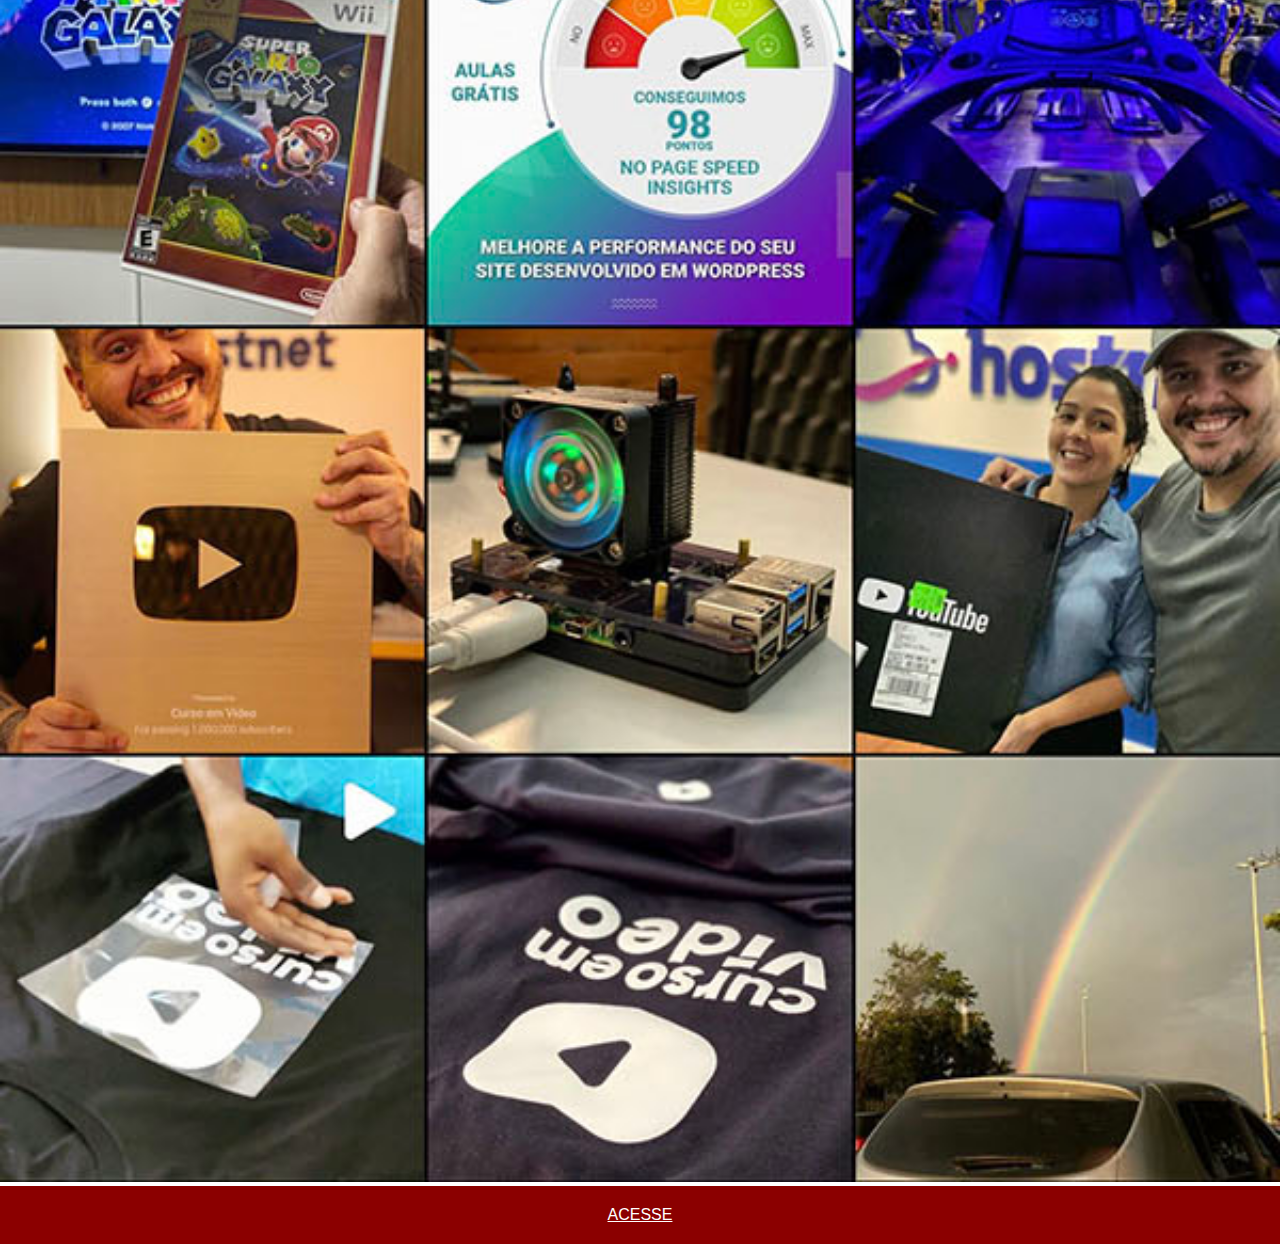
<file: instagram.html>
<!DOCTYPE html>
<html lang="pt-br">
<head>
    <meta charset="UTF-8">
    <meta name="viewport" content="width=device-width, initial-scale=1.0">
    <title>Instagram</title>
    <link rel="stylesheet" href="estilo/social.css">
</head>
<body>
    <img src="imagens/tela-instagram.jpg" alt="Instagram">
    <a href="https://www.instagram.com/gustavoguanabara/" target="_blank">ACESSE</a>
</body>
</html>
</file>
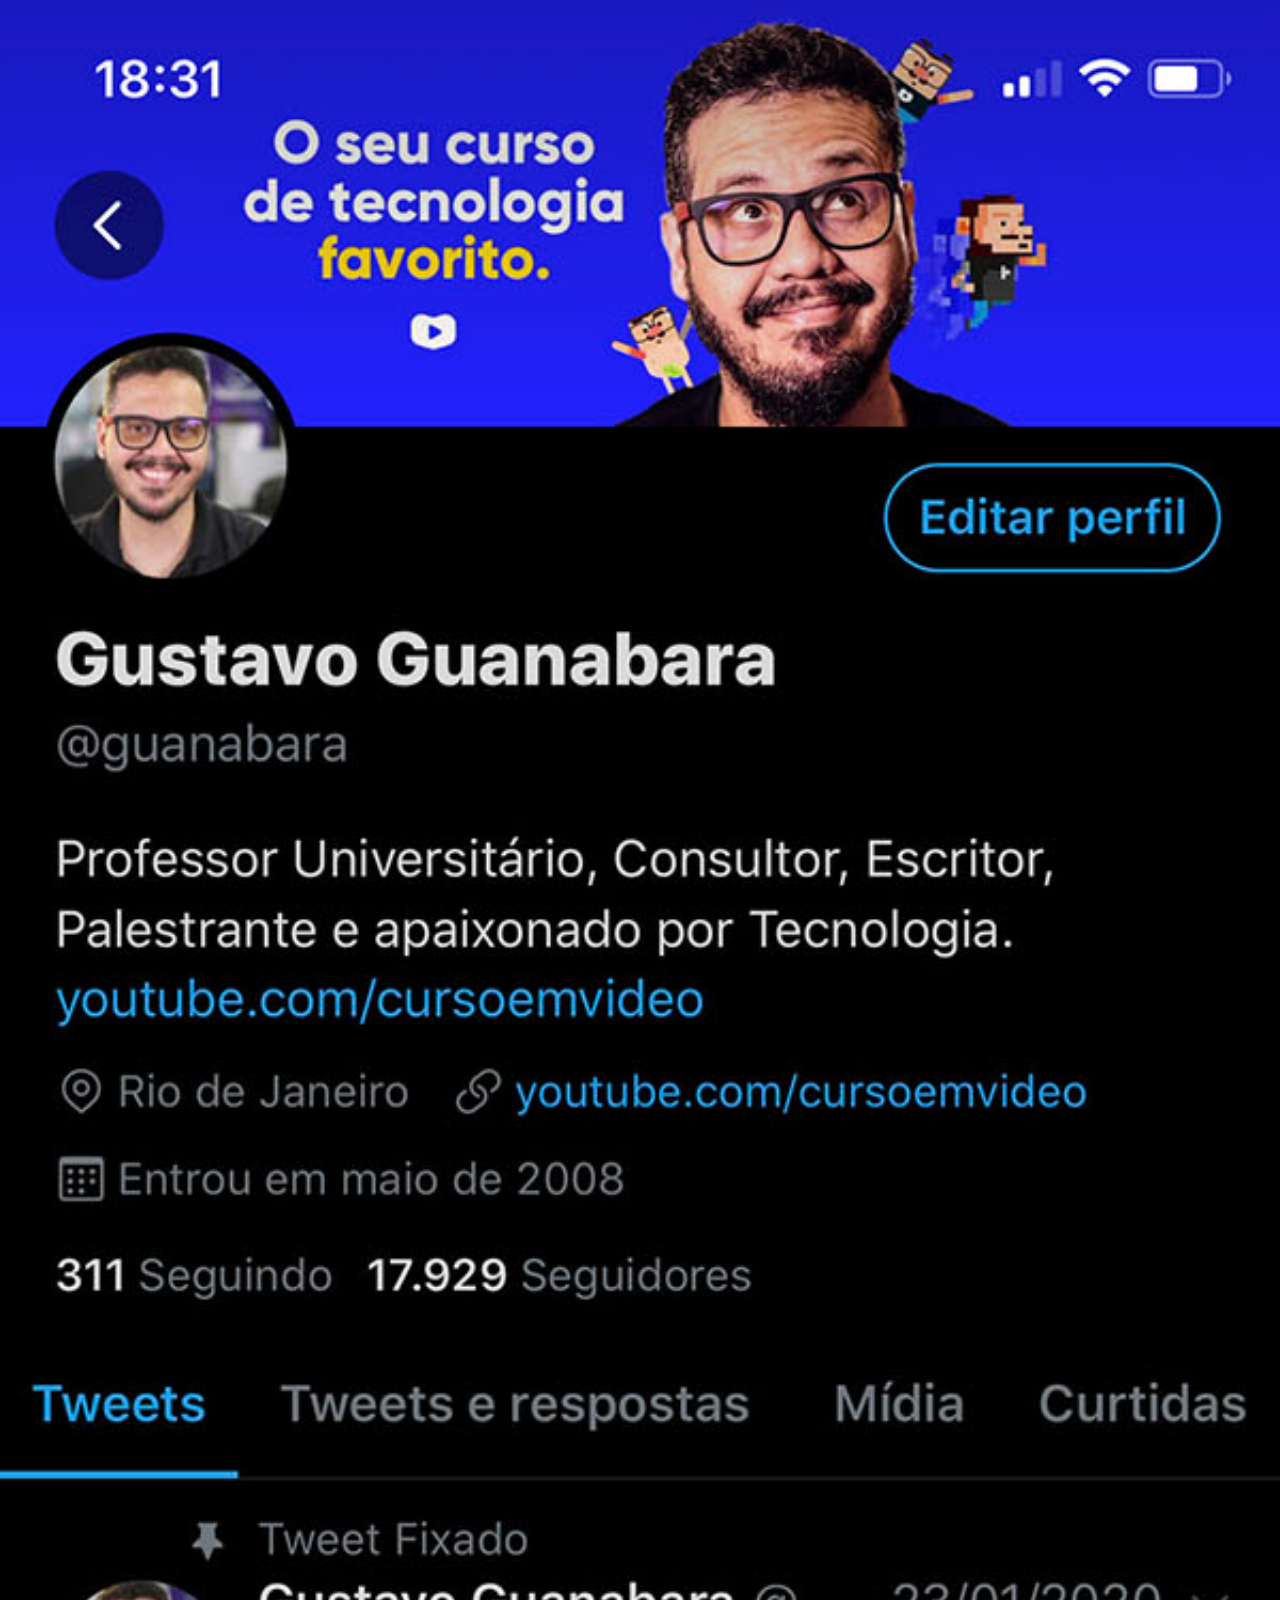
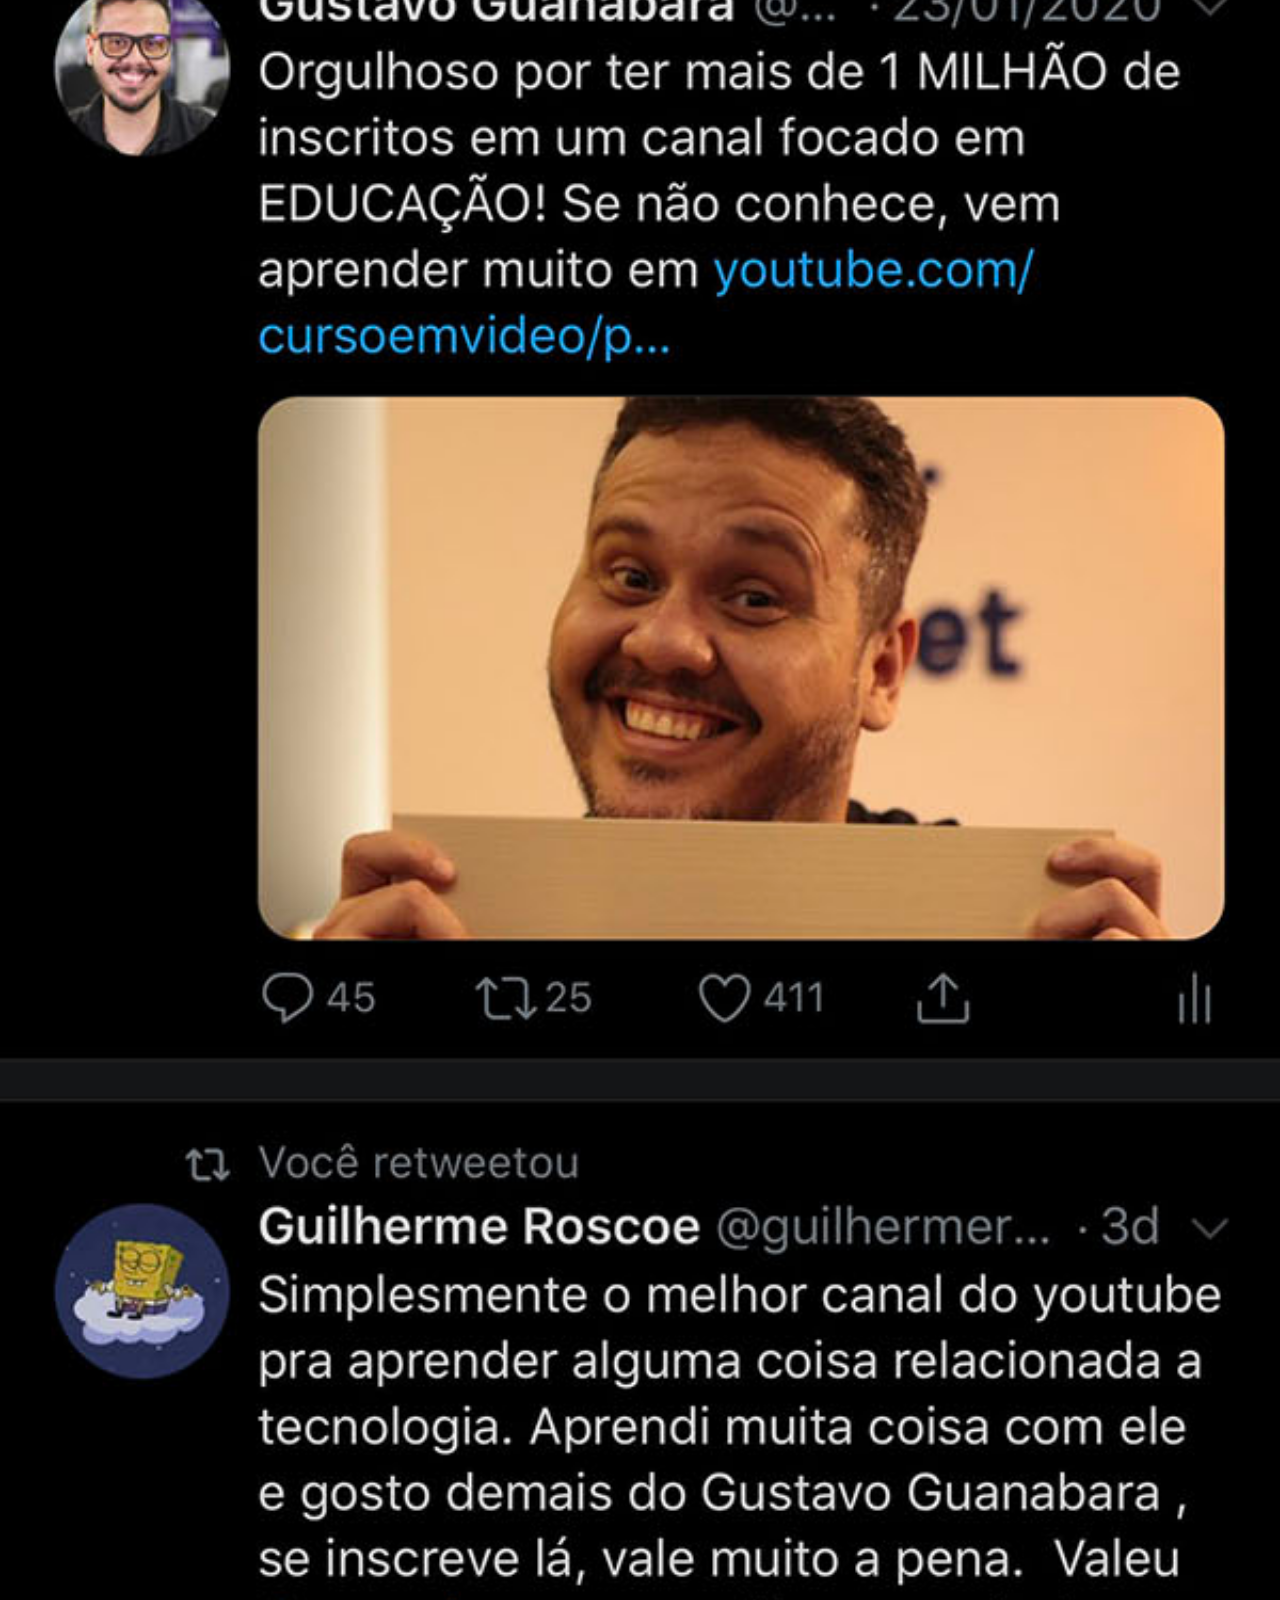
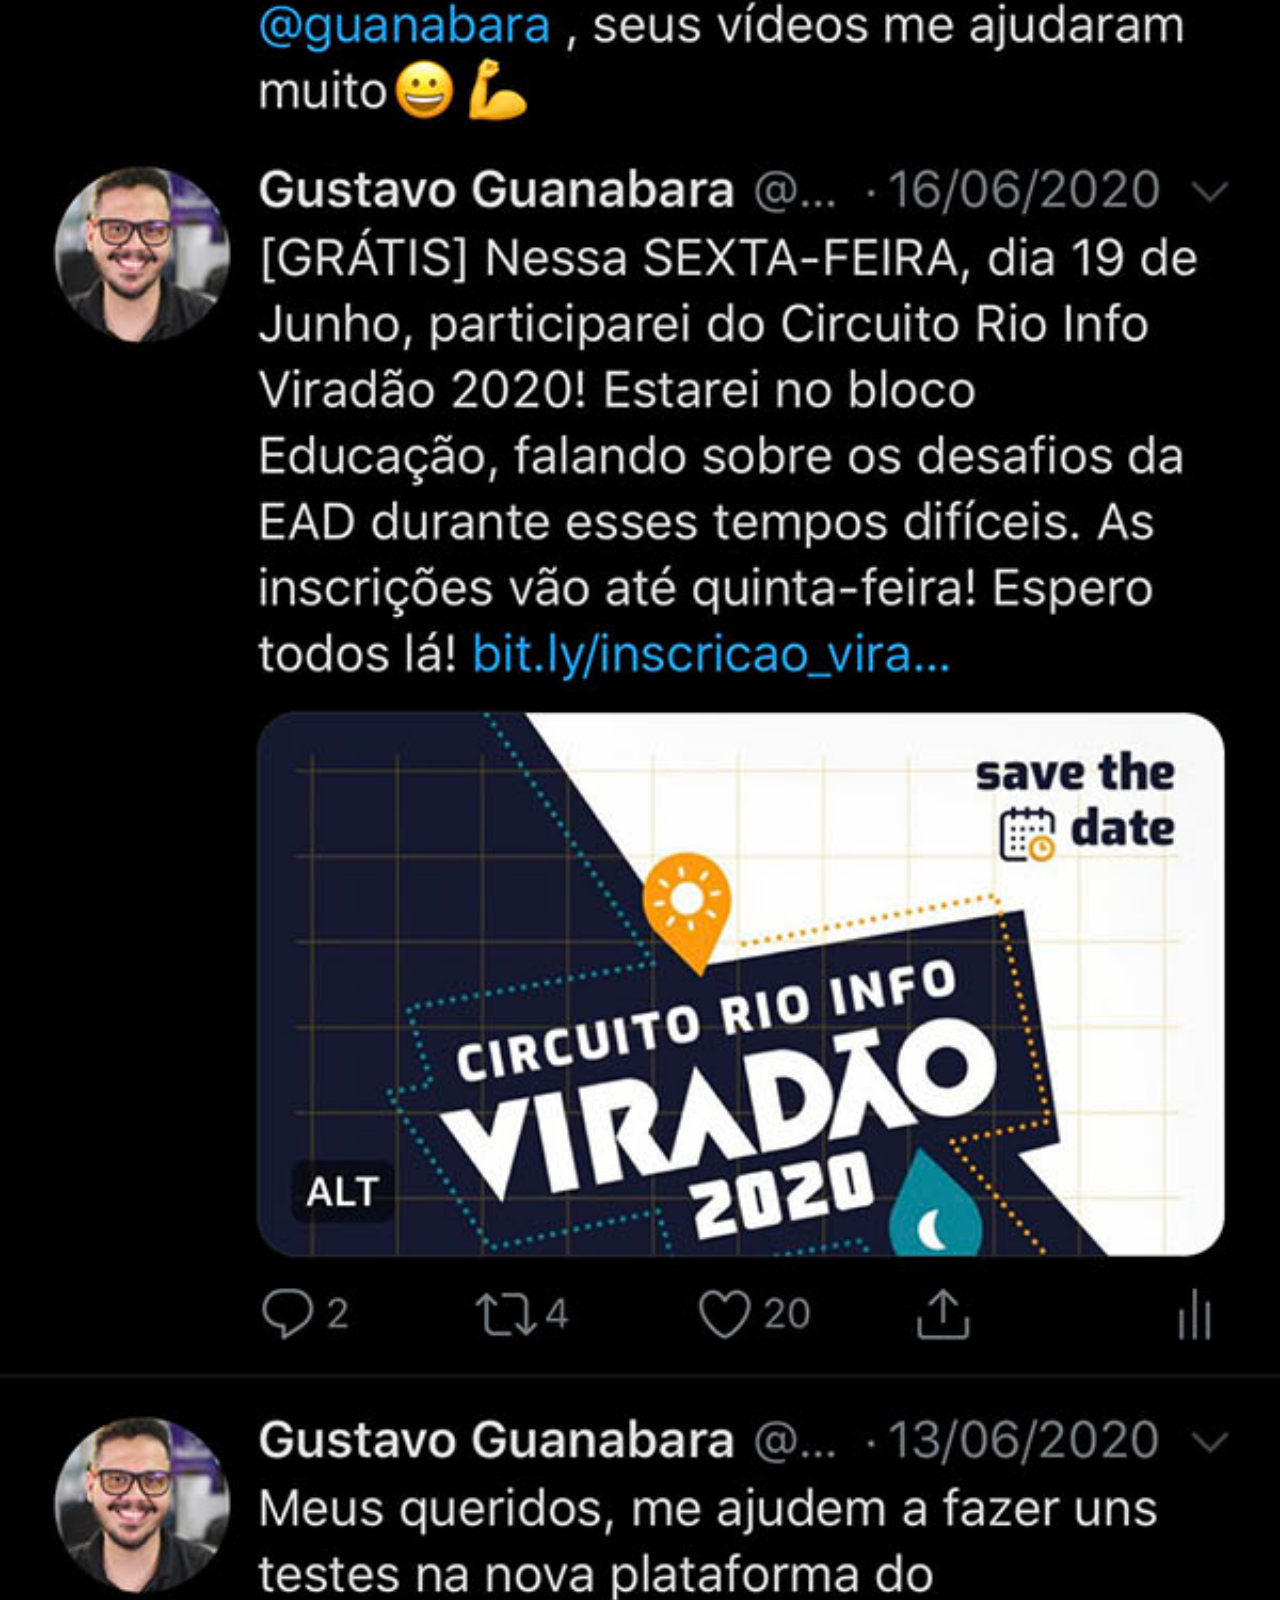
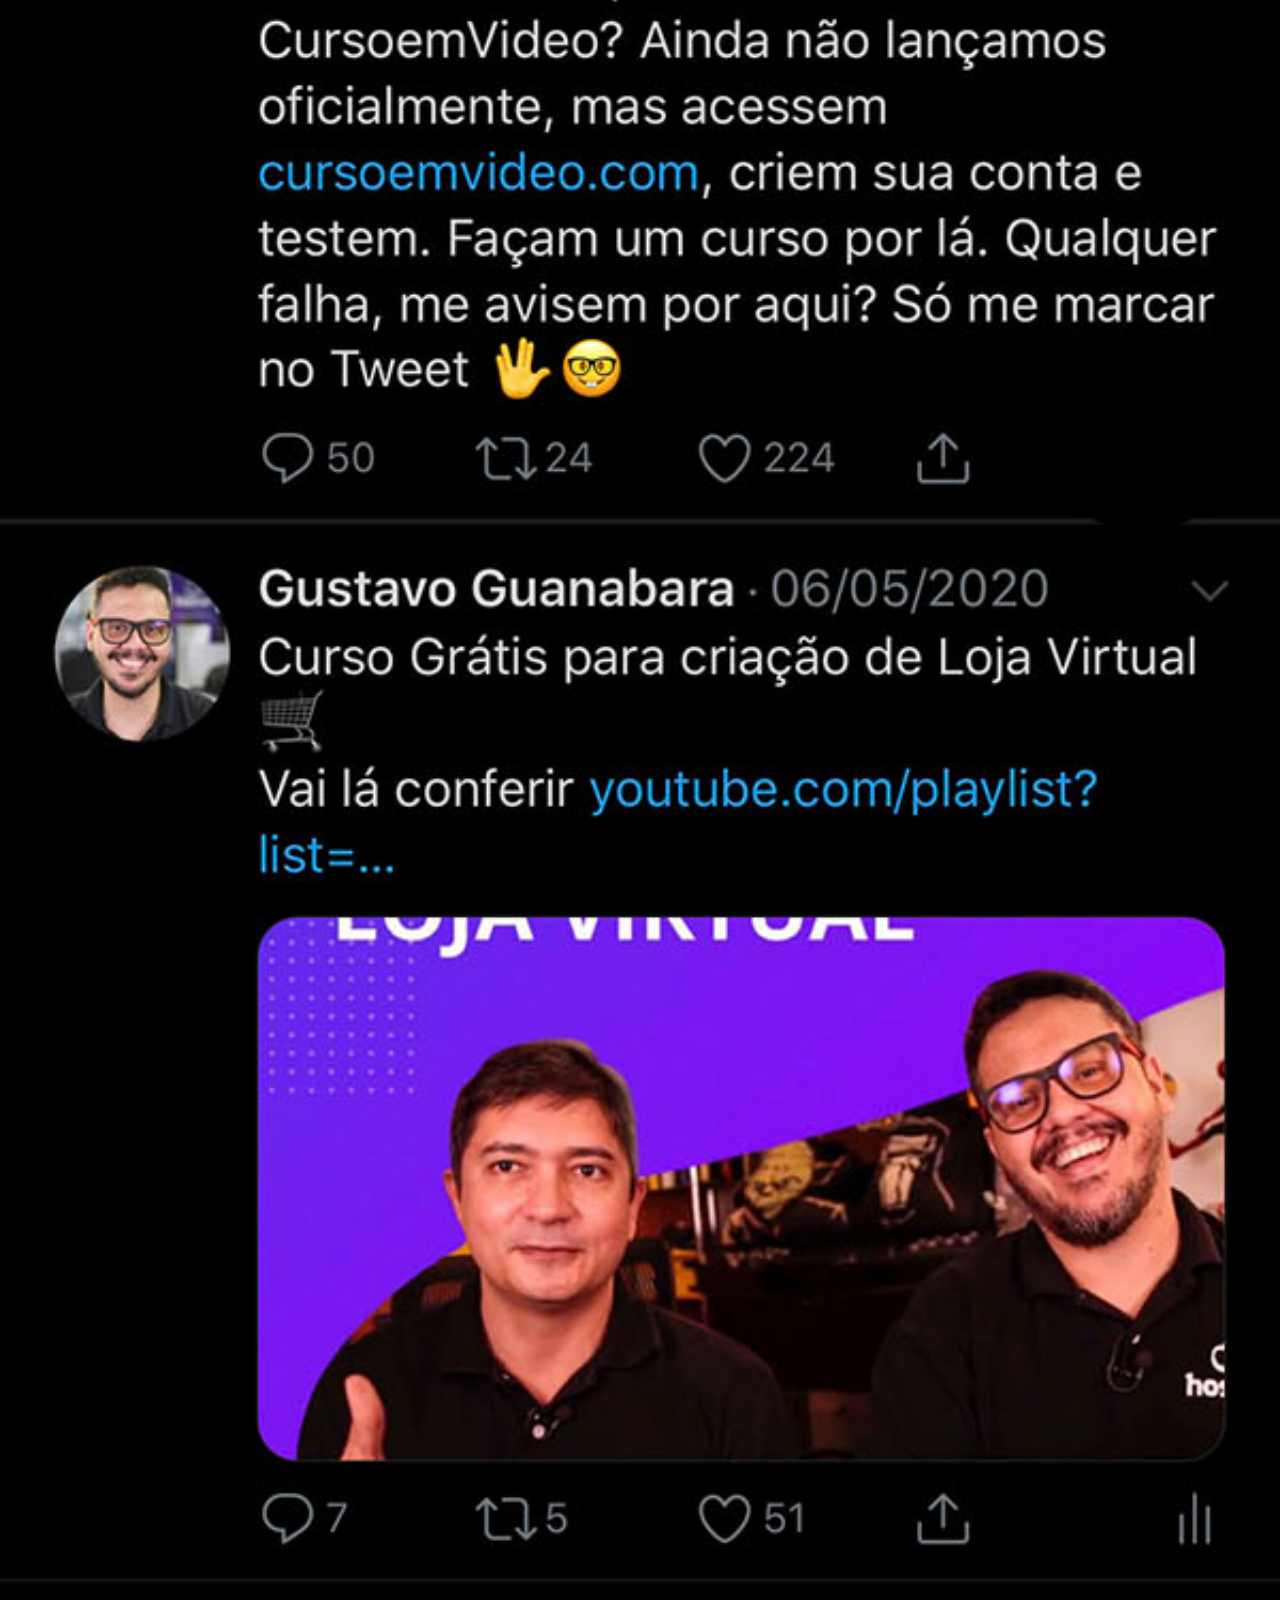
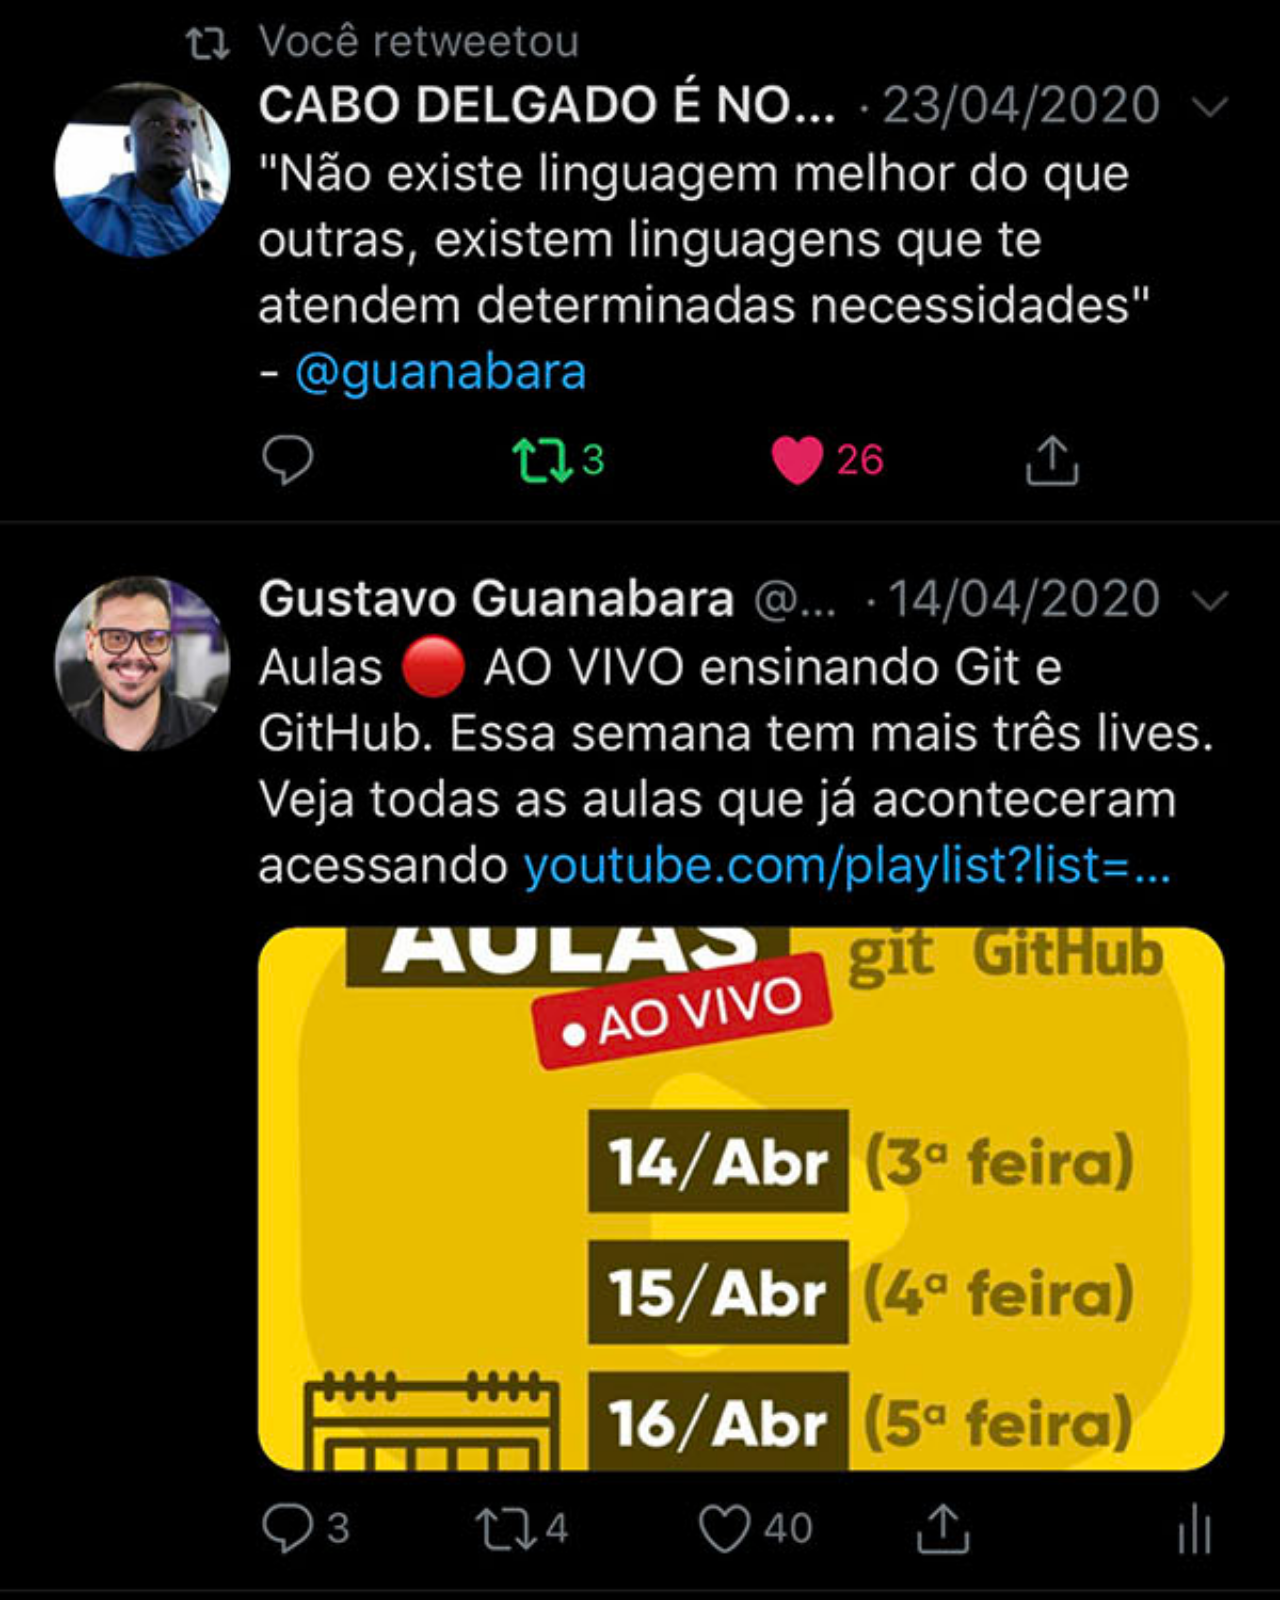
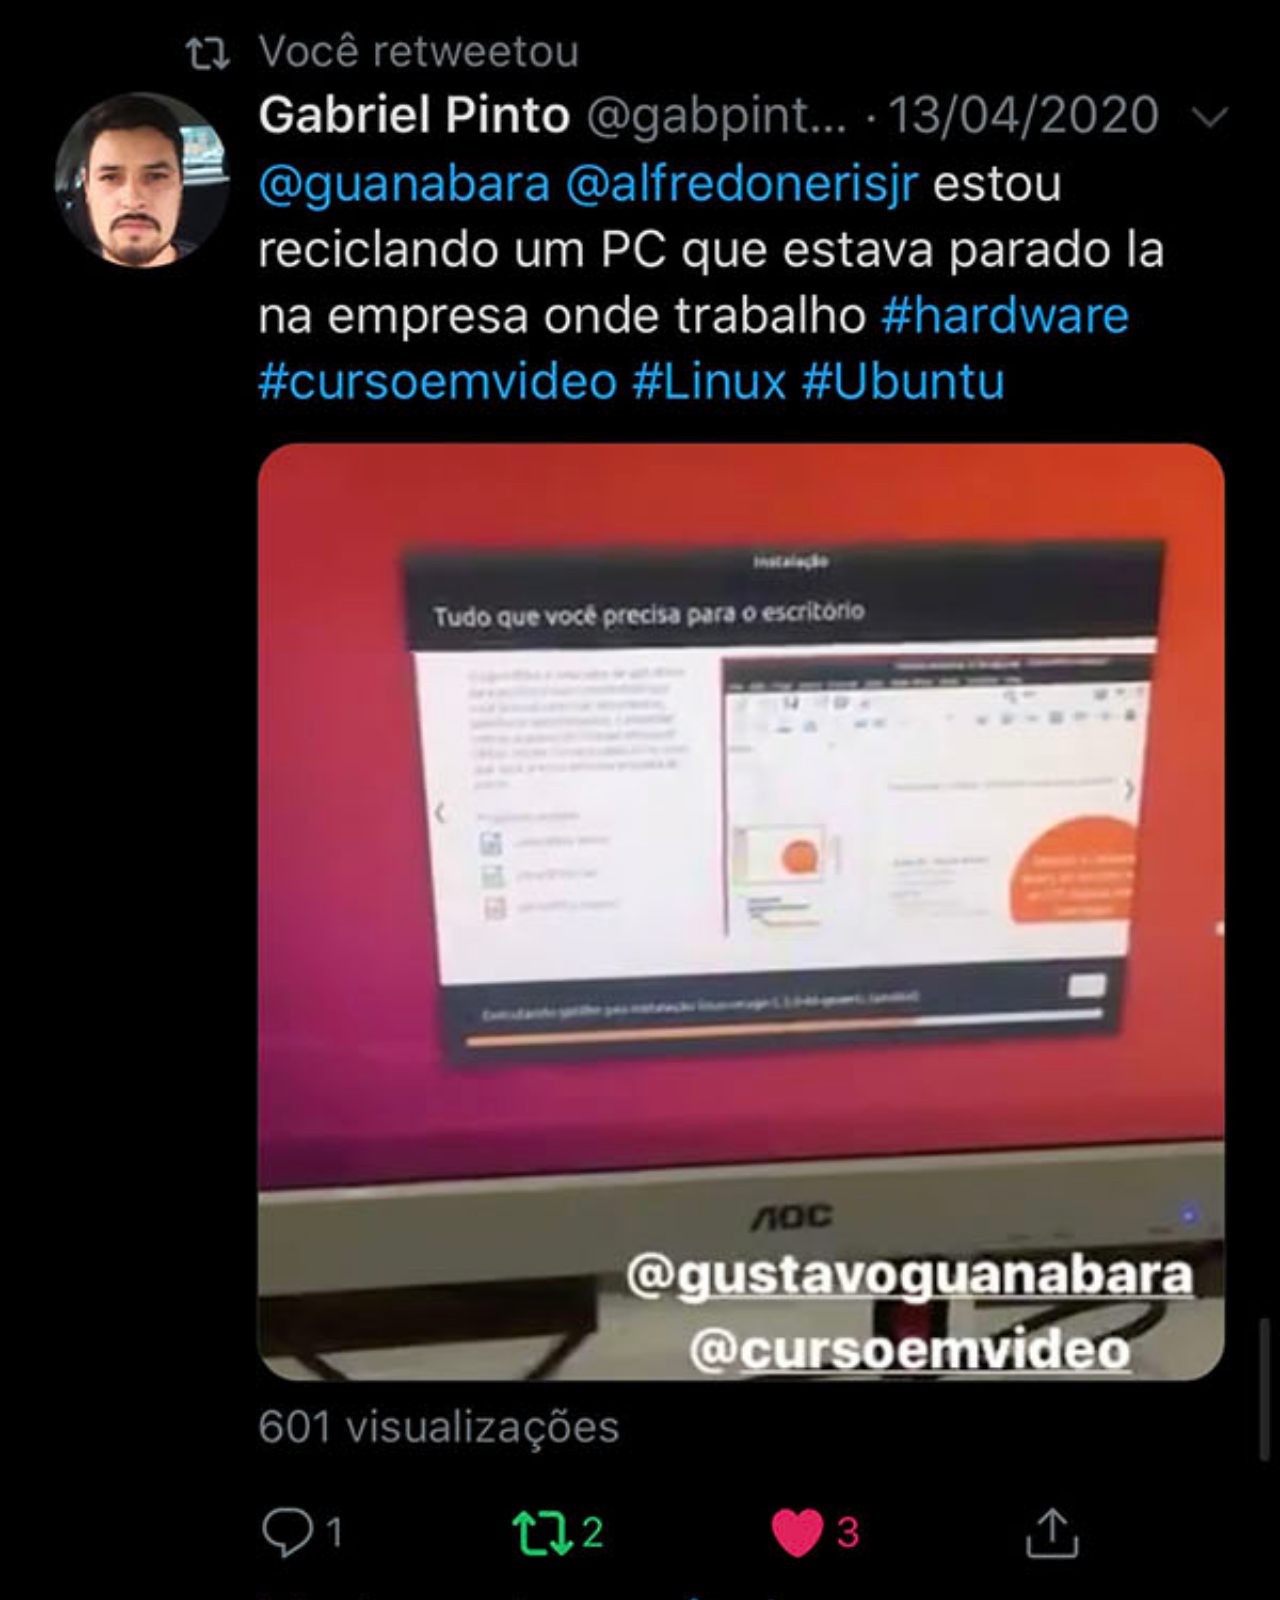
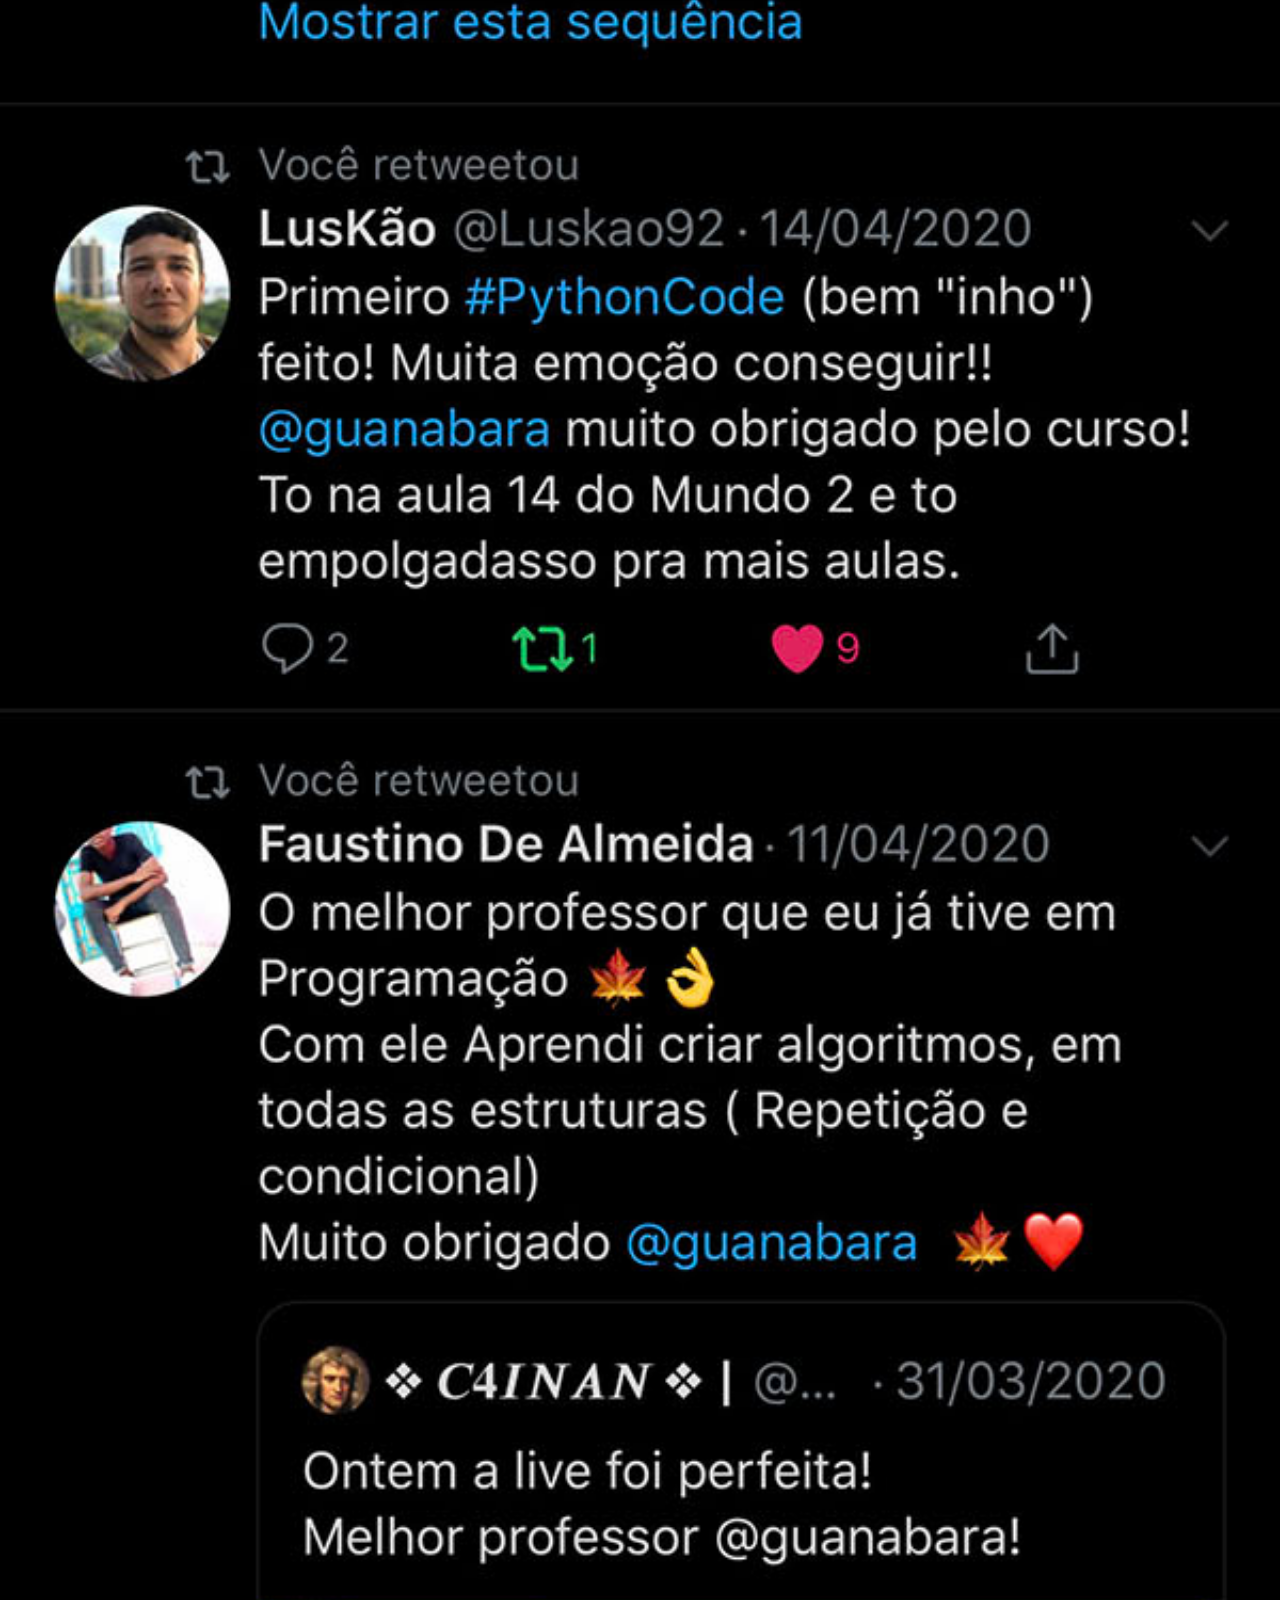
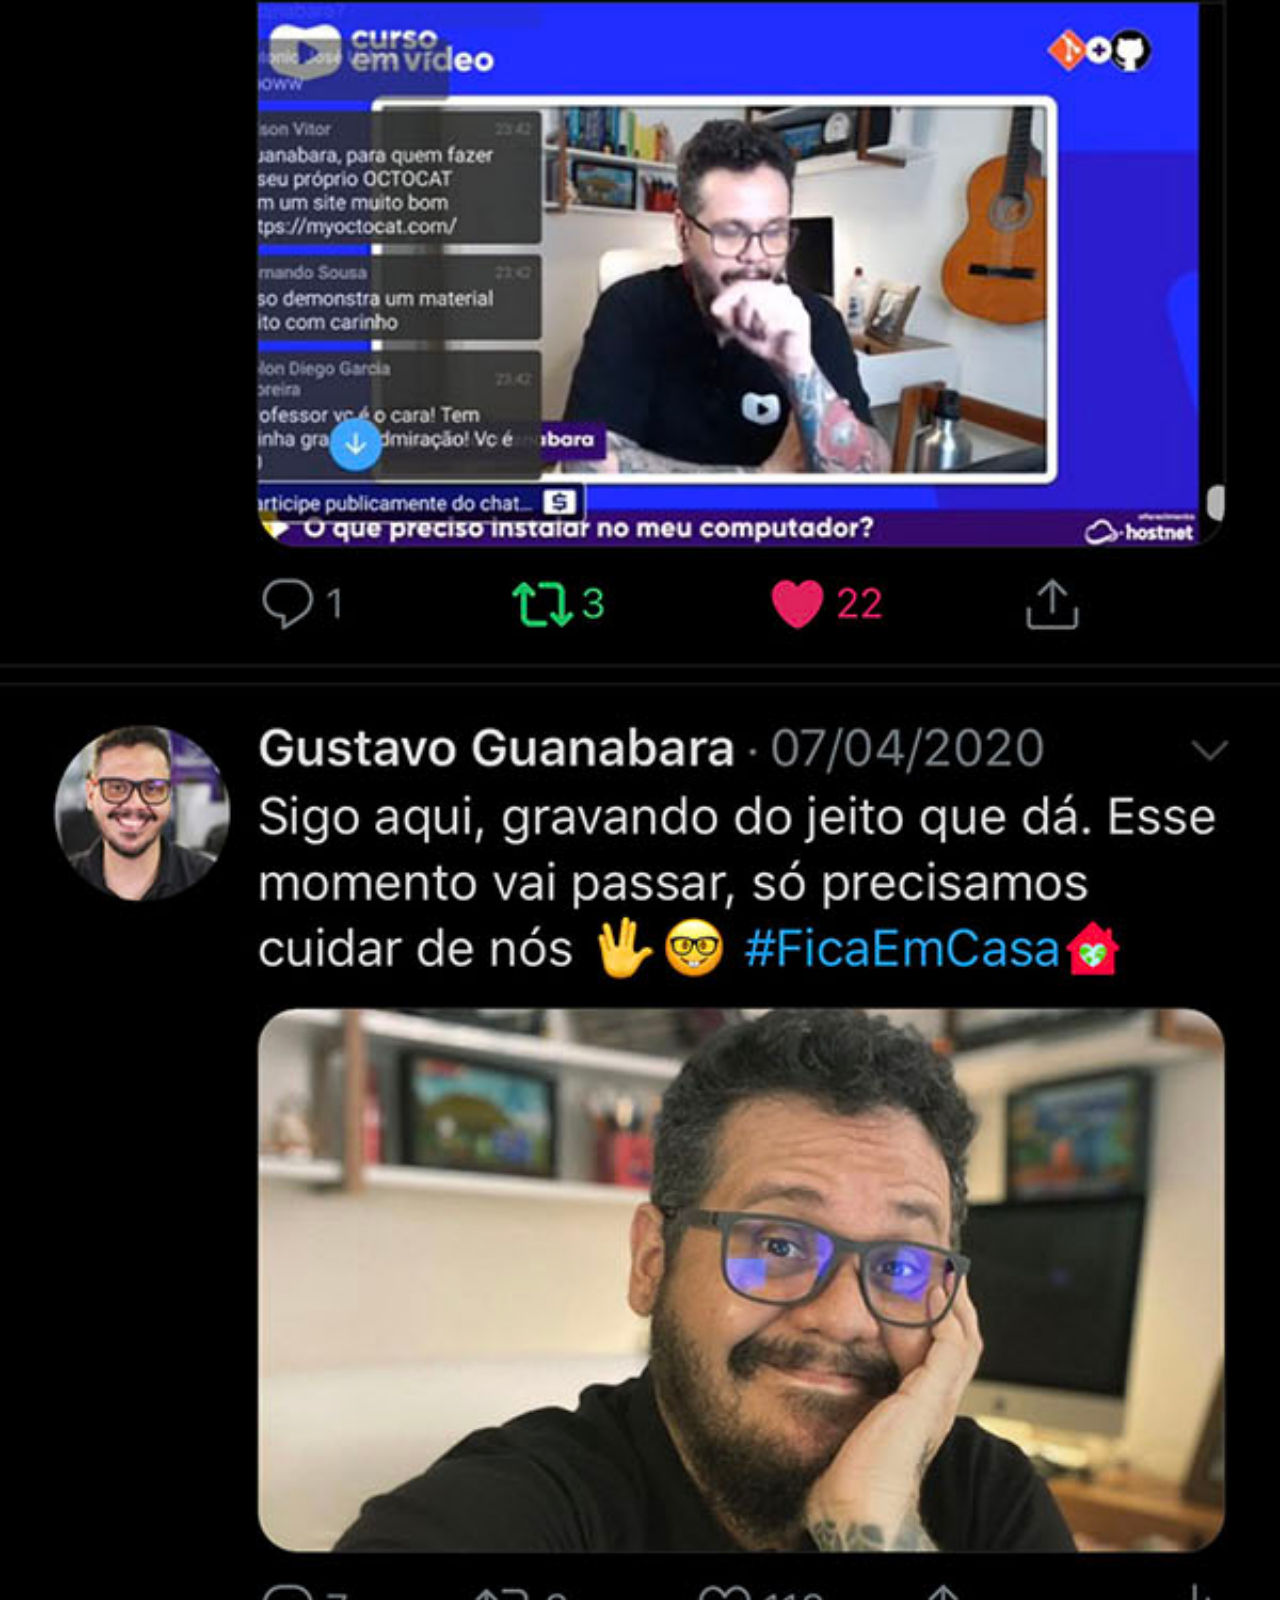
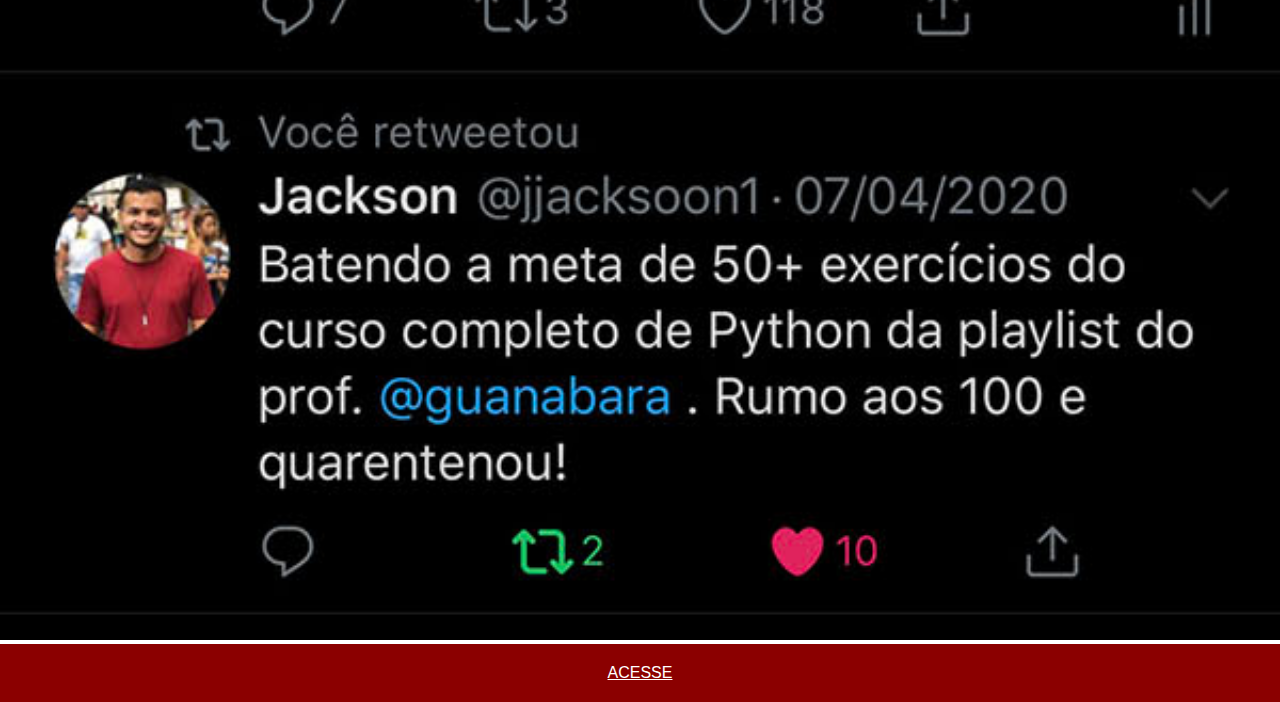
<file: twitter.html>
<!DOCTYPE html>
<html lang="pt-br">
<head>
    <meta charset="UTF-8">
    <meta name="viewport" content="width=device-width, initial-scale=1.0">
    <link rel="stylesheet" href="estilo/social.css">
    <title>Twitter</title>
</head>
<body>
    <img src="imagens/tela-twitter.jpg" alt="Twitter">
    <a href="https://twitter.com/guanabara?lang=en" target="_blank">ACESSE</a>
</body>
</html>
</file>
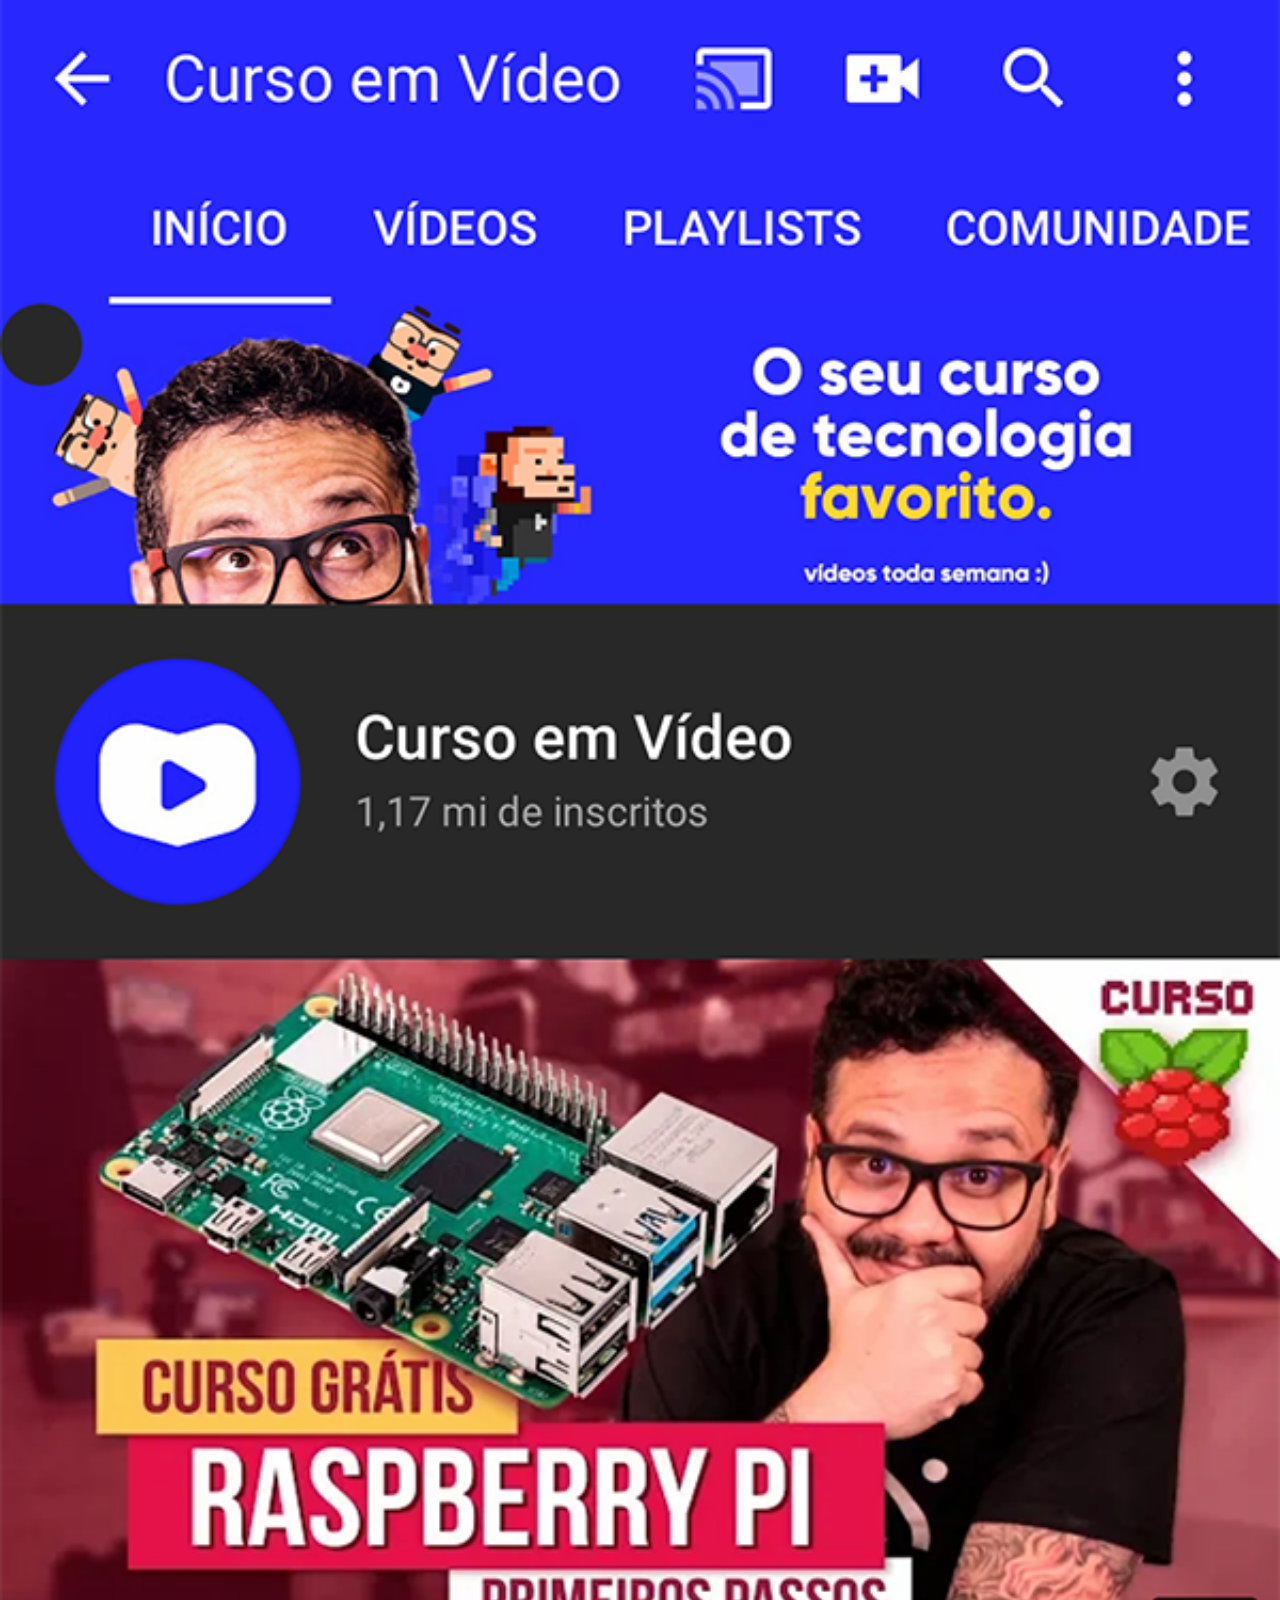
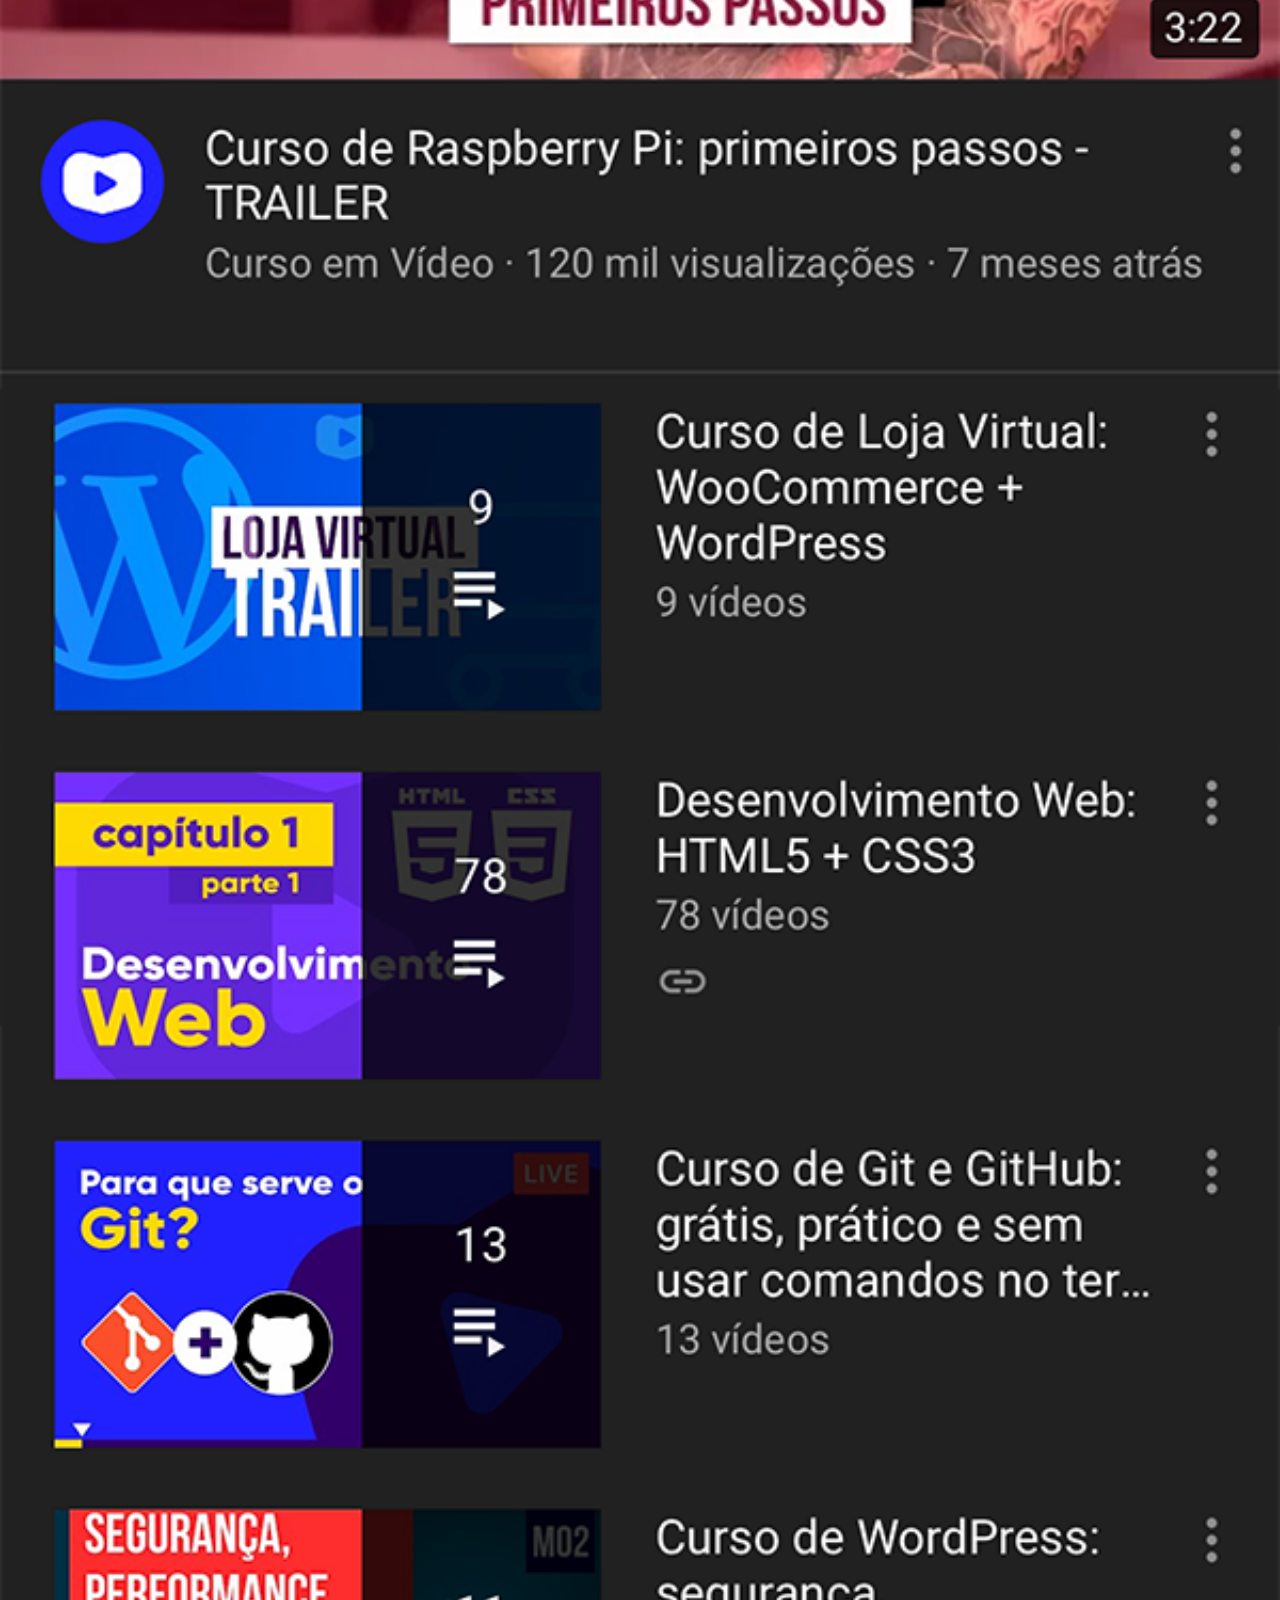
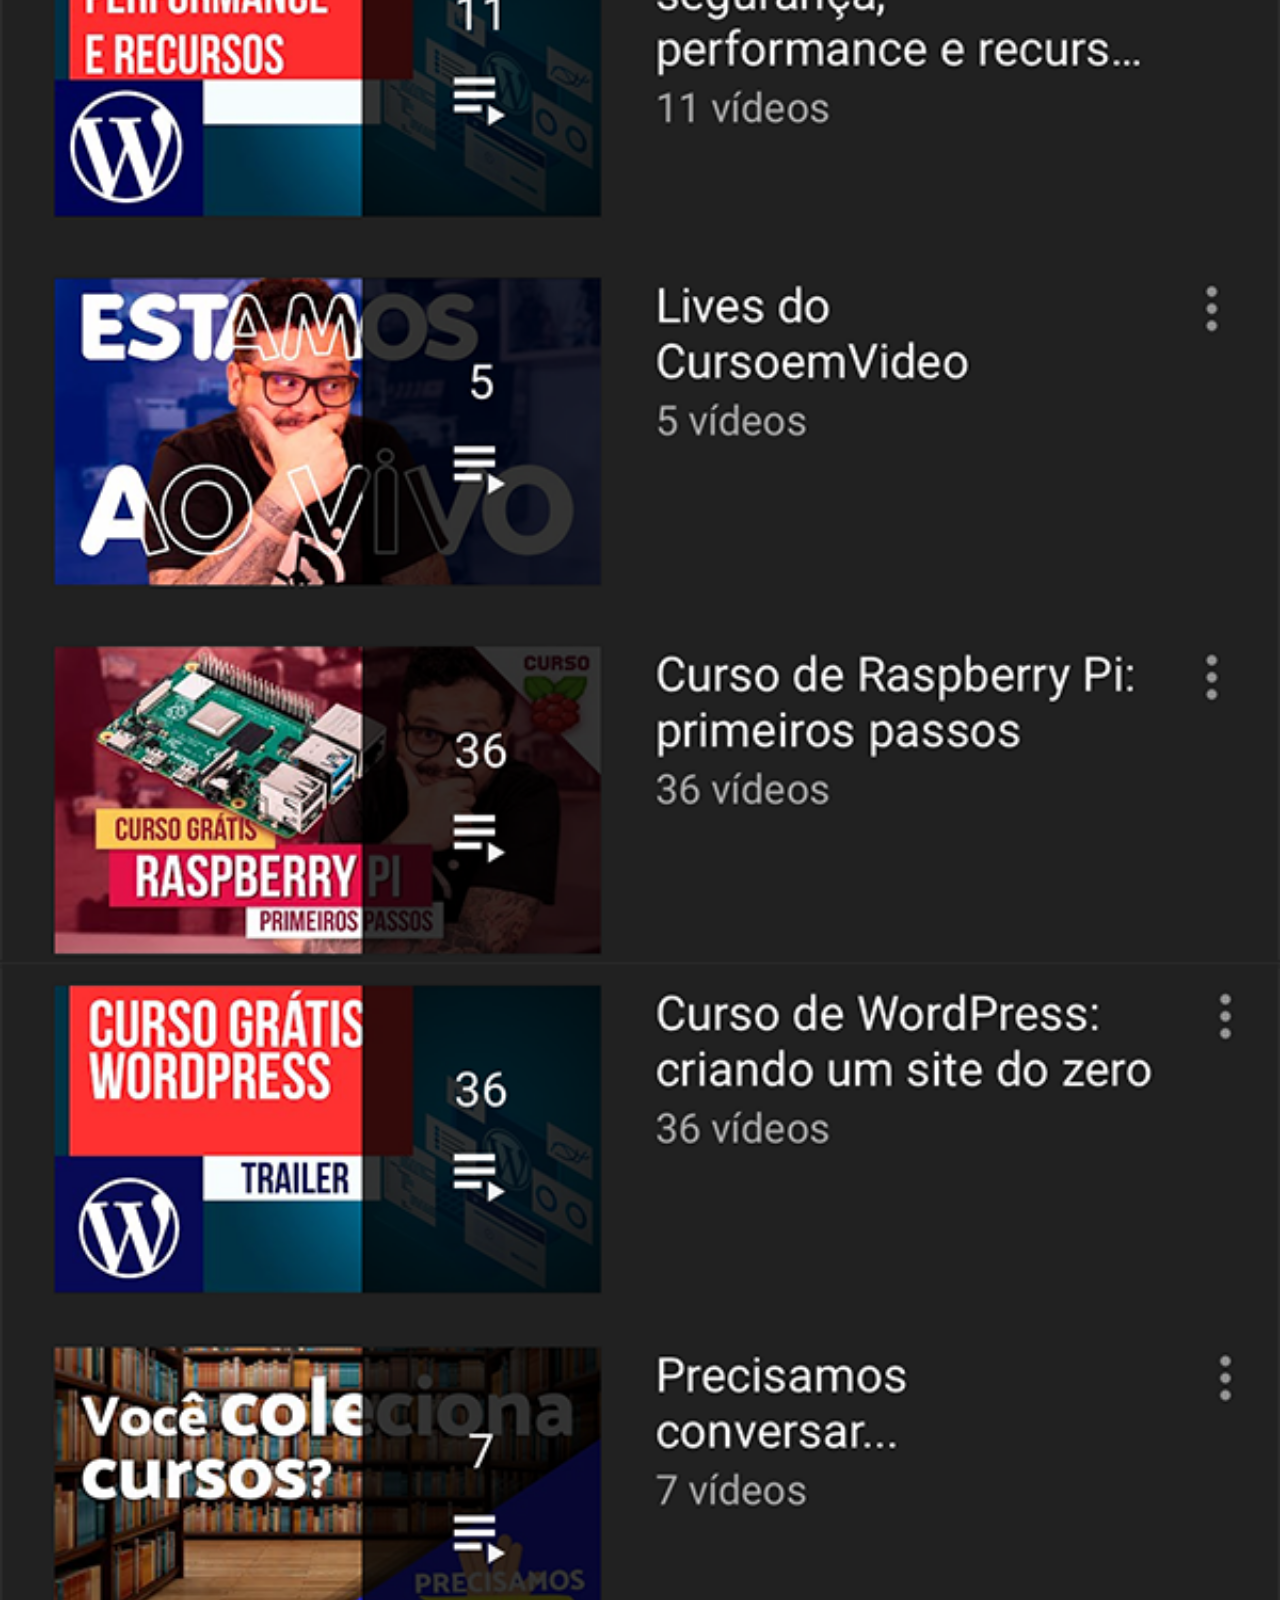
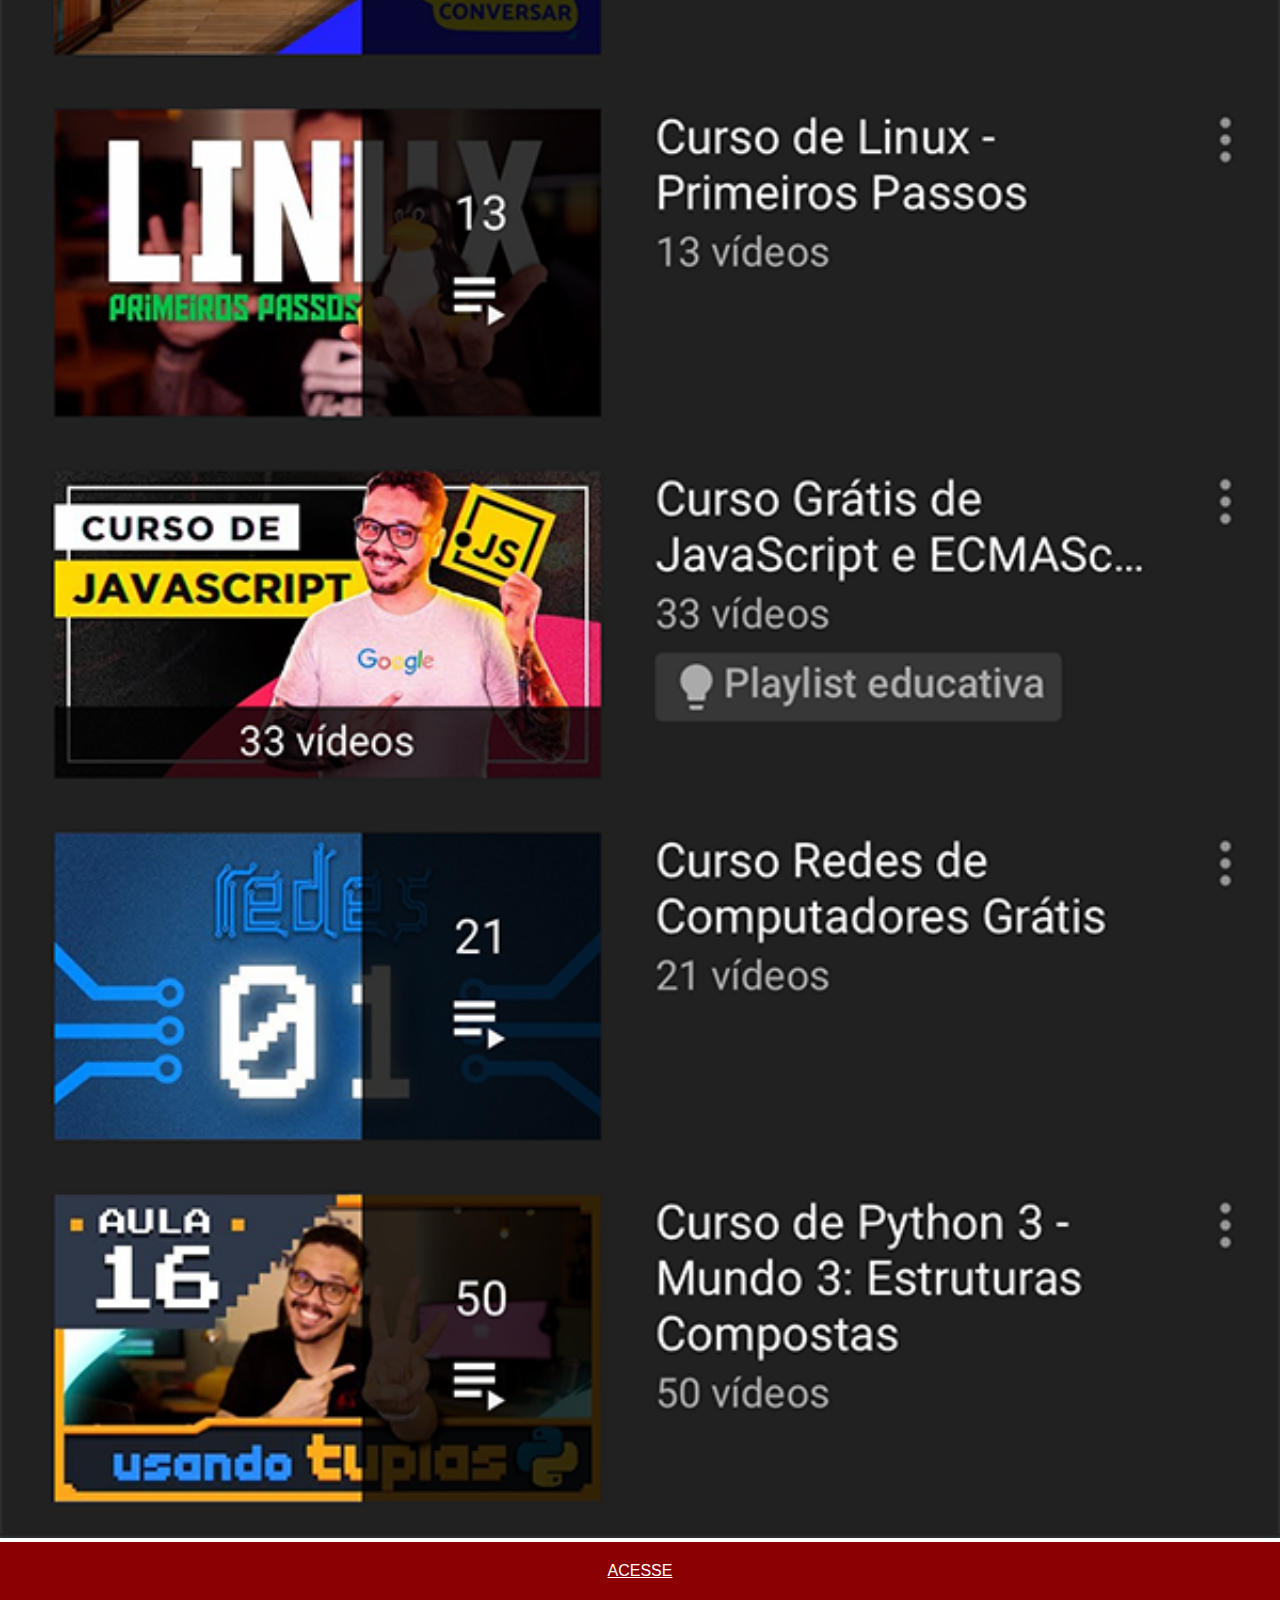
<file: youtube.html>
<!DOCTYPE html>
<html lang="pt-br">
<head>
    <meta charset="UTF-8">
    <meta name="viewport" content="width=device-width, initial-scale=1.0">
    <title>YouTube</title>
    <link rel="stylesheet" href="estilo/social.css">
</head>
<body>
    <img src="imagens/tela-youtube.png" alt="YouTube">
    <a href="https://www.youtube.com/@CursoemVideo/playlists" target="_blank">ACESSE</a>
</body>
</html>
</file>
<file: estilos/style.css>
@charset "UTF-8";

*{
    margin: 0px;
    padding: 0px;
    font-family: Arial, Helvetica, sans-serif;
}

html,body{
    height: 100vh;
    width: 100vw;
    background-color: black;
}

body{
    background: url('../imagens/fundo-madeira.jpg') no-repeat top center;
    background-size: cover;
    background-attachment: fixed;
}

main{
    position: relative;
    height: 100vh;
}

section#telefone{
    position: absolute;
    top: 50%;
    left: 50%;
    transform: translate(-50%,-50%);

    height: 625px;
    width: 311px;
    background:url('../imagens/frame-iphone.png') no-repeat;
}

iframe#tela{
    position: relative;
    top: 80px;
    left: 22px;
    width: 267px;
    height: 471px;
}

section#redessociais{
    text-align: right;
}

section#redessociais img{
   width: 50px;
   margin: 10px;
   border-radius: 50%;
   box-shadow: 2px 2px 5px rgba(0, 0, 0, 0.400);
   box-sizing: border-box;
}

section#redessociais img:hover{
    border: 2px solid rgba(255, 255, 255, 0.616);
    transform: translate(-3px -3px);
    box-shadow: 5px 5px 10px rgba(0, 0, 0, 0.685);
    transition: transform .5s,border 1s;
}
</file>
<file: estilo/social.css>
@charset "UTF-8";

*{
    margin: 0px;
    padding: 0px;
    font-family: Arial, Helvetica, sans-serif;
}

::-webkit-scrollbar{
    width: 0px;
    height: 0px;
}

img{
    width: 100vw;
}
a{
    display: block;
    background-color: darkred;
    color: white;
    padding: 20px;
    text-align: center;
}

a:hover{
    background-color: red;
}
</file>
